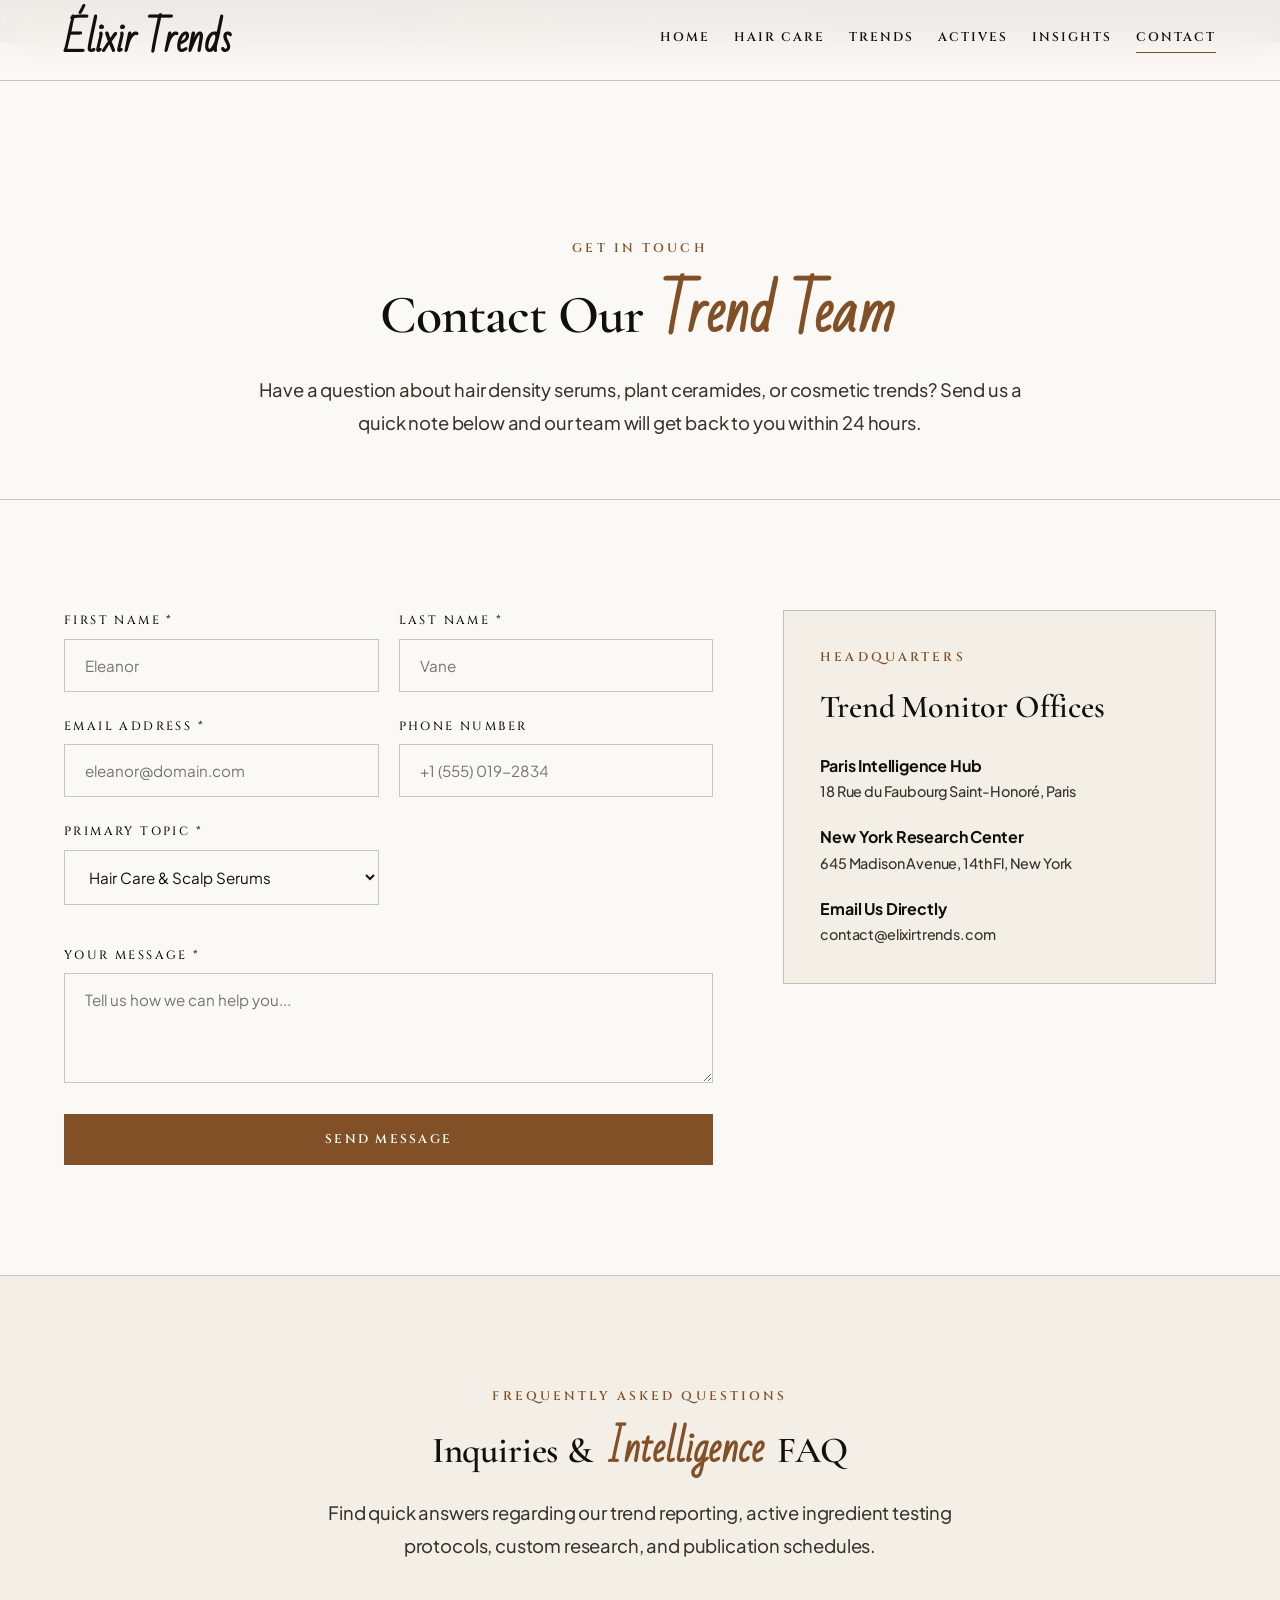
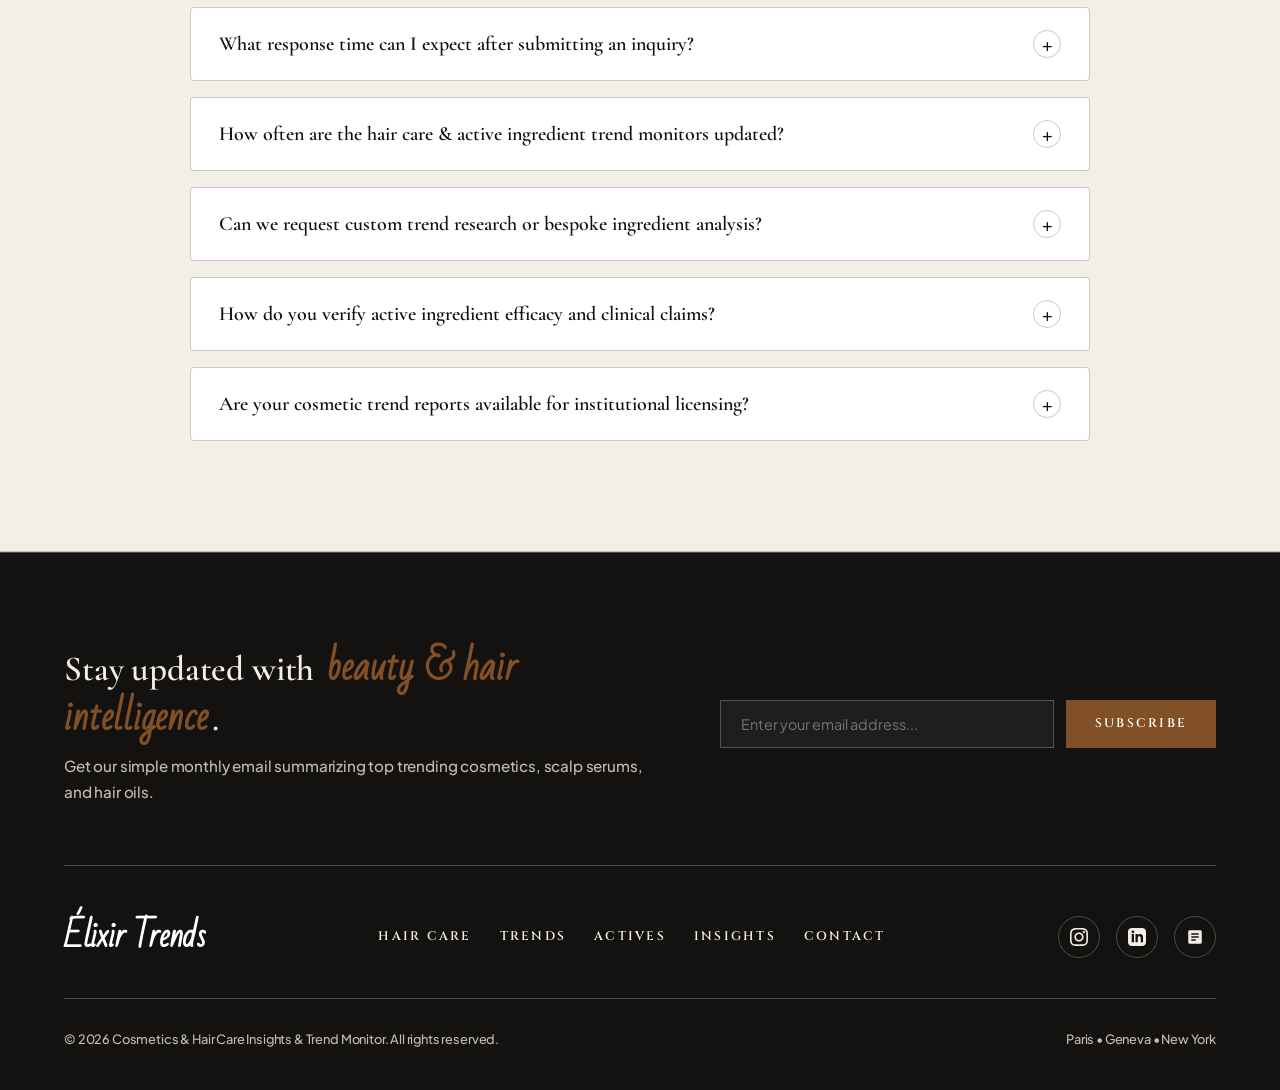
<file: contact.html>
<!DOCTYPE html>
<html lang="en">
<head>
  <meta charset="UTF-8">
  <meta name="viewport" content="width=device-width, initial-scale=1.0">
  <title>Contact & Inquiries — Cosmetics & Hair Care Trend Monitor</title>
  <meta name="description" content="Contact our trend team with questions about cosmetics active ingredients, hair care reports, and market insights.">
  <link rel="icon" type="image/svg+xml" href="favicon.svg">
  <link rel="stylesheet" href="css/style.css">
</head>
<body>

  <!-- Live Trend Ticker Bar -->
  <div class="trend-ticker-bar">
    <div class="trend-ticker-inner">
      <div class="ticker-item">
        <span class="pulse-dot"></span>
        <span class="ticker-badge">CONTACT TEAM</span>
        <strong>Fast Inquiry Response:</strong> Within 24 Hours
      </div>
      <!-- Loop -->
      <div class="ticker-item">
        <span class="pulse-dot"></span>
        <span class="ticker-badge">CONTACT TEAM</span>
        <strong>Fast Inquiry Response:</strong> Within 24 Hours
      </div>
    </div>
  </div>

  <!-- Header -->
  <header class="header-gallery">
    <div class="container header-inner">
      <button class="menu-trigger" aria-label="Open Navigation Menu">
        <div class="menu-icon">
          <span></span>
          <span></span>
        </div>
        <span>Menu</span>
      </button>

      <div class="brand-logo">
        <a href="index.html">Élixir Trends</a>
      </div>

      <nav class="nav-links-desktop">
        <a href="index.html">Home</a>
        <a href="haircare.html">Hair Care</a>
        <a href="trends.html">Trends</a>
        <a href="ingredients.html">Actives</a>
        <a href="insights.html">Insights</a>
        <a href="contact.html" class="active">Contact</a>
      </nav>
    </div>
  </header>

  <!-- Overlay -->
  <div class="gallery-overlay" id="menuOverlay">
    <div class="container">
      <div class="overlay-header">
        <div class="brand-logo" style="text-align: left;">
          <a href="index.html" style="color: #fff; font-family: var(--font-script);">Élixir Trends</a>
        </div>
        <button class="close-trigger" aria-label="Close Menu">
          <span>Close</span> ✕
        </button>
      </div>

      <div class="overlay-body">
        <nav class="overlay-nav">
          <a href="index.html"><span class="num">01</span> Home</a>
          <a href="haircare.html"><span class="num">02</span> Hair Care</a>
          <a href="trends.html"><span class="num">03</span> Trends</a>
          <a href="ingredients.html"><span class="num">04</span> Actives</a>
          <a href="insights.html"><span class="num">05</span> Insights</a>
          <a href="contact.html" class="active"><span class="num">06</span> Contact</a>
        </nav>
      </div>
    </div>
  </div>

  <div class="page-wrapper">
    <section class="section-padding-sm border-bottom">
      <div class="container" style="text-align: center; max-width: 800px;">
        <span class="eyebrow">GET IN TOUCH</span>
        <h1>Contact Our <span class="script">Trend Team</span></h1>
        <p class="lead">Have a question about hair density serums, plant ceramides, or cosmetic trends? Send us a quick note below and our team will get back to you within 24 hours.</p>
      </div>
    </section>

    <section class="section-padding border-bottom">
      <div class="container" style="display: grid; grid-template-columns: 1.2fr 0.8fr; gap: 70px;">
        <!-- Contact Form -->
        <div>
          <form id="consultationForm" onsubmit="event.preventDefault(); document.getElementById('formSuccess').style.display='block'; this.reset();">
            <div id="formSuccess" style="display: none; padding: 20px; background-color: var(--bg-secondary); border: 1px solid var(--accent); margin-bottom: 30px;">
              <span class="eyebrow" style="margin-bottom: 4px;">MESSAGE RECEIVED</span>
              <h4 style="font-family: var(--font-serif); font-size: 1.3rem;">Thank you for your message!</h4>
              <p style="font-size: 0.95rem; color: var(--text-muted); margin-top: 6px;">Our trend team will review your inquiry and reply via email shortly.</p>
            </div>

            <div class="form-row">
              <div class="form-group">
                <label for="firstName">First Name *</label>
                <input type="text" id="firstName" class="form-control" placeholder="Eleanor" required>
              </div>
              <div class="form-group">
                <label for="lastName">Last Name *</label>
                <input type="text" id="lastName" class="form-control" placeholder="Vane" required>
              </div>
            </div>

            <div class="form-row">
              <div class="form-group">
                <label for="email">Email Address *</label>
                <input type="email" id="email" class="form-control" placeholder="eleanor@domain.com" required>
              </div>
              <div class="form-group">
                <label for="phone">Phone Number</label>
                <input type="tel" id="phone" class="form-control" placeholder="+1 (555) 019-2834">
              </div>
            </div>

            <div class="form-row">
              <div class="form-group">
                <label for="concern">Primary Topic *</label>
                <select id="concern" class="form-control" required>
                  <option value="haircare">Hair Care & Scalp Serums</option>
                  <option value="ingredients">Active Ingredients & Ceramides</option>
                  <option value="trends">Cosmetics & Skincare Trends</option>
                  <option value="diagnostics">3D Skin & Scalp Diagnostic Scans</option>
                  <option value="general">General Trend Monitor Question</option>
                </select>
              </div>
            </div>

            <div class="form-group" style="margin-top: 16px;">
              <label for="notes">Your Message *</label>
              <textarea id="notes" class="form-control" rows="4" placeholder="Tell us how we can help you..." required></textarea>
            </div>

            <div style="margin-top: 24px;">
              <button type="submit" class="btn-gallery btn-accent" style="width: 100%; justify-content: center;">Send Message</button>
            </div>
          </form>
        </div>

        <!-- Sidebar Info -->
        <div>
          <div style="background-color: var(--bg-secondary); padding: 36px; border: 1px solid var(--border-color);">
            <span class="eyebrow">HEADQUARTERS</span>
            <h3>Trend Monitor Offices</h3>
            
            <div style="margin-top: 24px; display: flex; flex-direction: column; gap: 20px;">
              <div>
                <strong>Paris Intelligence Hub</strong>
                <p style="color: var(--text-muted); font-size: 0.9rem;">18 Rue du Faubourg Saint-Honoré, Paris</p>
              </div>
              <div>
                <strong>New York Research Center</strong>
                <p style="color: var(--text-muted); font-size: 0.9rem;">645 Madison Avenue, 14th Fl, New York</p>
              </div>
              <div>
                <strong>Email Us Directly</strong>
                <p style="color: var(--text-muted); font-size: 0.9rem;">contact@elixirtrends.com</p>
              </div>
            </div>
          </div>
        </div>
      </div>
    </section>

    <!-- FAQ Section -->
    <section class="section-padding bg-secondary border-bottom">
      <div class="container" style="max-width: 900px;">
        <div style="text-align: center; margin-bottom: 45px;">
          <span class="eyebrow">FREQUENTLY ASKED QUESTIONS</span>
          <h2 style="font-family: var(--font-serif); font-size: 2.3rem;">Inquiries & <span class="script">Intelligence</span> FAQ</h2>
          <p class="lead" style="margin-top: 12px; max-width: 680px; margin-left: auto; margin-right: auto;">Find quick answers regarding our trend reporting, active ingredient testing protocols, custom research, and publication schedules.</p>
        </div>

        <div class="faq-accordion">
          <div class="faq-item">
            <button class="faq-question" aria-expanded="false">
              <span>What response time can I expect after submitting an inquiry?</span>
              <span class="faq-icon">+</span>
            </button>
            <div class="faq-answer">
              <p>Our cosmetics intelligence team reviews all incoming inquiries within 24 hours on business days. Priority inquiries regarding urgent market report updates or customized active ingredient data receive immediate attention.</p>
            </div>
          </div>

          <div class="faq-item">
            <button class="faq-question" aria-expanded="false">
              <span>How often are the hair care & active ingredient trend monitors updated?</span>
              <span class="faq-icon">+</span>
            </button>
            <div class="faq-answer">
              <p>We publish weekly ingredient spot-checks and monthly comprehensive trend intelligence reports. Real-time diagnostic data and active formulation rankings are updated dynamically across our research database.</p>
            </div>
          </div>

          <div class="faq-item">
            <button class="faq-question" aria-expanded="false">
              <span>Can we request custom trend research or bespoke ingredient analysis?</span>
              <span class="faq-icon">+</span>
            </button>
            <div class="faq-answer">
              <p>Yes. We partner with beauty formulation labs, cosmetic chemistry brands, and research institutions to deliver customized trend forecasting, scalp density efficacy benchmarks, and bio-active component analysis.</p>
            </div>
          </div>

          <div class="faq-item">
            <button class="faq-question" aria-expanded="false">
              <span>How do you verify active ingredient efficacy and clinical claims?</span>
              <span class="faq-icon">+</span>
            </button>
            <div class="faq-answer">
              <p>Our reports synthesize clinical trial meta-analyses, peer-reviewed dermatological studies, and 3D diagnostic scan datasets to score ingredient bioavailability, cellular renewal metrics, and hair follicle density gains.</p>
            </div>
          </div>

          <div class="faq-item">
            <button class="faq-question" aria-expanded="false">
              <span>Are your cosmetic trend reports available for institutional licensing?</span>
              <span class="faq-icon">+</span>
            </button>
            <div class="faq-answer">
              <p>Yes. We offer institutional and corporate subscriptions for R&D teams, cosmetics manufacturers, and brand strategy directors. Contact us via the form above for corporate licensing terms.</p>
            </div>
          </div>
        </div>
      </div>
    </section>
  </div>


  <!-- Footer -->
  <footer class="footer-editorial">
    <div class="container">
      <div class="footer-newsletter-wrap">
        <div class="newsletter-info">
          <h3>Stay updated with <span class="script" style="color: var(--accent);">beauty & hair intelligence</span>.</h3>
          <p>Get our simple monthly email summarizing top trending cosmetics, scalp serums, and hair oils.</p>
        </div>
        <form class="newsletter-form" onsubmit="event.preventDefault(); alert('Thank you for subscribing to Cosmetics & Hair Care Trend Monitor.'); this.reset();">
          <input type="email" class="newsletter-input" placeholder="Enter your email address..." required>
          <button type="submit" class="btn-gallery btn-accent" style="padding: 14px 28px;">Subscribe</button>
        </form>
      </div>

      <div class="footer-minimal-nav">
        <div class="brand-logo" style="text-align: left;">
          <a href="index.html" style="color: #fff; font-family: var(--font-script); font-size: 2rem;">Élixir Trends</a>
          <span style="display:block; font-size: 0.65rem; color: var(--accent); letter-spacing: 0.15em; text-transform: uppercase;">Cosmetics & Hair Care Trend Monitor</span>
        </div>

        <div class="footer-links-minimal">
          <a href="haircare.html">Hair Care</a>
          <a href="trends.html">Trends</a>
          <a href="ingredients.html">Actives</a>
          <a href="insights.html">Insights</a>
          <a href="contact.html">Contact</a>
        </div>

        <div class="footer-social-icons">
          <a href="#" class="social-icon-btn" aria-label="Instagram">
            <svg viewBox="0 0 24 24"><path d="M12 2.163c3.204 0 3.584.012 4.85.07 3.252.148 4.771 1.691 4.919 4.919.058 1.265.069 1.645.069 4.849 0 3.205-.012 3.584-.069 4.849-.149 3.225-1.664 4.771-4.919 4.919-1.266.058-1.644.07-4.85.07-3.204 0-3.584-.012-4.849-.07-3.26-.149-4.771-1.699-4.919-4.92-.058-1.265-.07-1.644-.07-4.849 0-3.204.013-3.583.07-4.849.149-3.227 1.664-4.771 4.919-4.919 1.266-.057 1.645-.069 4.849-.069zm0-2.163c-3.259 0-3.667.014-4.947.072-4.358.2-6.78 2.618-6.98 6.98-.059 1.281-.073 1.689-.073 4.948 0 3.259.014 3.668.072 4.948.2 4.358 2.618 6.78 6.98 6.98 1.281.058 1.689.072 4.948.072 3.259 0 3.668-.014 4.948-.072 4.354-.2 6.782-2.618 6.979-6.98.059-1.28.073-1.689.073-4.948 0-3.259-.014-3.667-.072-4.947-.196-4.354-2.617-6.78-6.979-6.98-1.281-.059-1.69-.073-4.949-.073zm0 5.838c-3.403 0-6.162 2.759-6.162 6.162s2.759 6.163 6.162 6.163 6.162-2.759 6.162-6.163c0-3.403-2.759-6.162-6.162-6.162zm0 10.162c-2.209 0-4-1.79-4-4 0-2.209 1.791-4 4-4s4 1.791 4 4c0 2.21-1.791 4-4 4zm6.406-11.845c-.796 0-1.441.645-1.441 1.44s.645 1.44 1.441 1.44c.795 0 1.439-.645 1.439-1.44s-.644-1.44-1.439-1.44z"/></svg>
          </a>
          <a href="#" class="social-icon-btn" aria-label="LinkedIn">
            <svg viewBox="0 0 24 24"><path d="M19 0h-14c-2.761 0-5 2.239-5 5v14c0 2.761 2.239 5 5 5h14c2.762 0 5-2.239 5-5v-14c0-2.761-2.238-5-5-5zm-11 19h-3v-11h3v11zm-1.5-12.268c-.966 0-1.75-.79-1.75-1.764s.784-1.764 1.75-1.764 1.75.79 1.75 1.764-.783 1.764-1.75 1.764zm13.5 12.268h-3v-5.604c0-3.368-4-3.113-4 0v5.604h-3v-11h3v1.765c1.396-2.586 7-2.777 7 2.476v6.759z"/></svg>
          </a>
          <a href="trends.html" class="social-icon-btn" aria-label="Journal">
            <svg viewBox="0 0 24 24"><path d="M19 3h-14c-1.1 0-2 .9-2 2v14c0 1.1.9 2 2 2h14c1.1 0 2-.9 2-2v-14c0-1.1-.9-2-2-2zm-2 10h-10v-2h10v2zm0-4h-10v-2h10v2zm-4 8h-6v-2h6v2z"/></svg>
          </a>
        </div>
      </div>

      <div class="footer-bottom">
        <div>© <span data-year>2026</span> Cosmetics & Hair Care Insights & Trend Monitor. All rights reserved.</div>
        <div>Paris • Geneva • New York</div>
      </div>
    </div>
  <!-- Back to Top Button -->
  <button id="backToTop" class="back-to-top" aria-label="Back to top">
    <svg width="20" height="20" viewBox="0 0 24 24" fill="none" stroke="currentColor" stroke-width="2.5" stroke-linecap="round" stroke-linejoin="round">
      <path d="M18 15l-6-6-6 6"/>
    </svg>
  </button>

  <script src="js/main.js"></script>
</body>
</html>
</file>
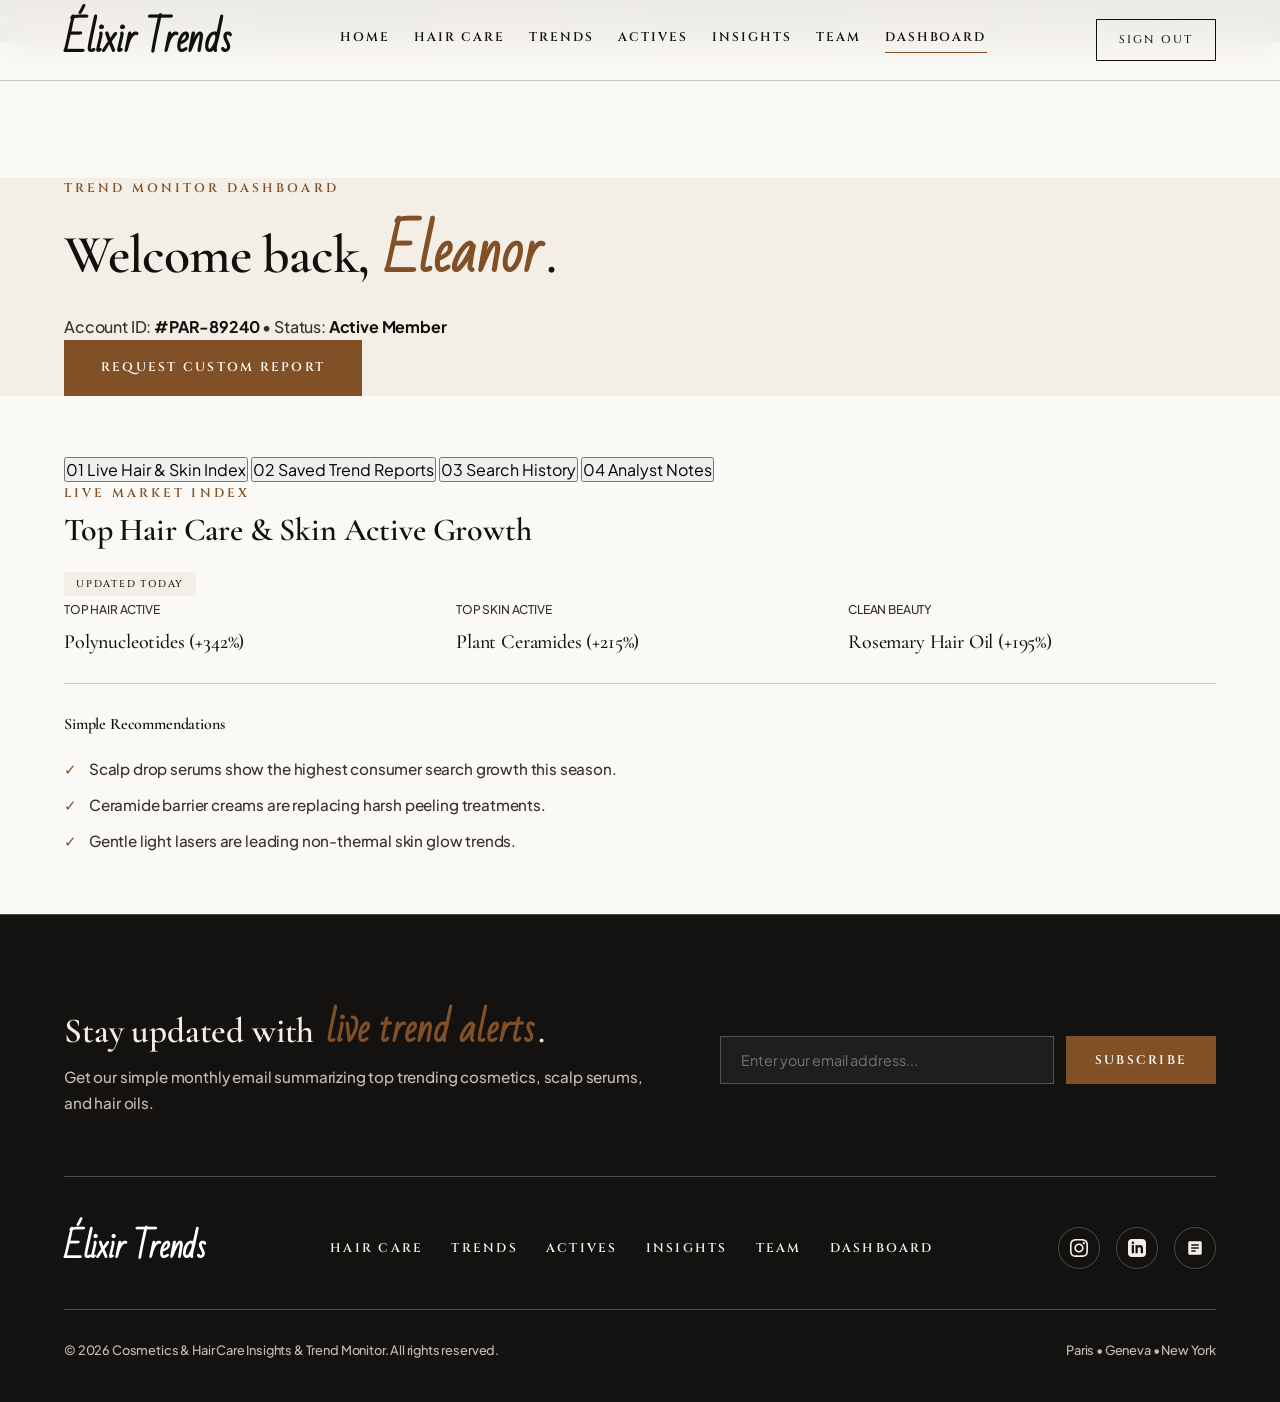
<file: dashboard.html>
<!DOCTYPE html>
<html lang="en">
<head>
  <meta charset="UTF-8">
  <meta name="viewport" content="width=device-width, initial-scale=1.0">
  <title>Monitor Dashboard — Cosmetics & Hair Care Trend Monitor</title>
  <meta name="description" content="Personal intelligence dashboard tracking hair care trends, active ingredients, saved reports, and analyst notes.">
  <link rel="icon" type="image/svg+xml" href="favicon.svg">
  <link rel="stylesheet" href="css/style.css">
</head>
<body>

  <!-- Live Trend Ticker Bar -->
  <div class="trend-ticker-bar">
    <div class="trend-ticker-inner">
      <div class="ticker-item">
        <span class="pulse-dot"></span>
        <span class="ticker-badge">LIVE DASHBOARD</span>
        <strong>Hair Density Serums:</strong> +342% Interest
      </div>
      <div class="ticker-item">
        <span class="ticker-badge">LIVE DASHBOARD</span>
        <strong>Plant Ceramides:</strong> +215% Index Score
      </div>
      <!-- Loop -->
      <div class="ticker-item">
        <span class="pulse-dot"></span>
        <span class="ticker-badge">LIVE DASHBOARD</span>
        <strong>Hair Density Serums:</strong> +342% Interest
      </div>
    </div>
  </div>

  <!-- Header -->
  <header class="header-gallery">
    <div class="container header-inner">
      <button class="menu-trigger" aria-label="Open Navigation Menu">
        <div class="menu-icon">
          <span></span>
          <span></span>
        </div>
        <span>Menu</span>
      </button>

      <div class="brand-logo">
        <a href="index.html">Élixir Trends</a>
      </div>

      <nav class="nav-links-desktop">
        <a href="index.html">Home</a>
        <a href="haircare.html">Hair Care</a>
        <a href="trends.html">Trends</a>
        <a href="ingredients.html">Actives</a>
        <a href="insights.html">Insights</a>
        <a href="specialists.html">Team</a>
        <a href="dashboard.html" class="active">Dashboard</a>
      </nav>

      <a href="index.html" class="header-cta" style="display: flex !important;">Sign Out</a>
    </div>
  </header>

  <!-- Overlay -->
  <div class="gallery-overlay" id="menuOverlay">
    <div class="container">
      <div class="overlay-header">
        <div class="brand-logo" style="text-align: left;">
          <a href="index.html" style="color: #fff; font-family: var(--font-script);">Élixir Trends</a>
        </div>
        <button class="close-trigger" aria-label="Close Menu">
          <span>Close</span> ✕
        </button>
      </div>

      <div class="overlay-body">
        <nav class="overlay-nav">
          <a href="index.html"><span class="num">01</span> Home</a>
          <a href="haircare.html"><span class="num">02</span> Hair Care</a>
          <a href="trends.html"><span class="num">03</span> Trends</a>
          <a href="ingredients.html"><span class="num">04</span> Actives</a>
          <a href="insights.html"><span class="num">05</span> Insights</a>
          <a href="specialists.html"><span class="num">06</span> Team</a>
          <a href="dashboard.html" class="active"><span class="num">07</span> Dashboard</a>
          <a href="contact.html"><span class="num">08</span> Contact</a>
        </nav>
      </div>
    </div>
  </div>

  <div class="page-wrapper">
    <!-- Header Banner -->
    <section class="dashboard-header bg-secondary">
      <div class="container">
        <div class="dashboard-user-bar">
          <div>
            <span class="eyebrow">TREND MONITOR DASHBOARD</span>
            <h1>Welcome back, <span class="script">Eleanor</span>.</h1>
            <p style="color: var(--text-muted);">Account ID: <strong style="color: var(--text-main);">#PAR-89240</strong> • Status: <strong style="color: var(--text-main);">Active Member</strong></p>
          </div>

          <div>
            <a href="contact.html" class="btn-gallery btn-accent">Request Custom Report</a>
          </div>
        </div>
      </div>
    </section>

    <!-- Dashboard Content -->
    <section class="container section-padding-sm">
      <div class="dashboard-grid">
        <!-- Sidebar Navigation -->
        <aside class="dashboard-sidebar">
          <button class="dash-nav-btn active" data-tab="upcoming">
            <span>01</span> Live Hair & Skin Index
          </button>
          <button class="dash-nav-btn" data-tab="saved">
            <span>02</span> Saved Trend Reports
          </button>
          <button class="dash-nav-btn" data-tab="history">
            <span>03</span> Search History
          </button>
          <button class="dash-nav-btn" data-tab="notes">
            <span>04</span> Analyst Notes
          </button>
        </aside>

        <!-- Main Panel Views -->
        <main>
          <!-- Panel 1: Live Hair & Skin Index -->
          <div class="dash-panel" id="upcoming" style="display: block;">
            <div class="dash-card">
              <div class="dash-card-header">
                <div>
                  <span class="eyebrow" style="margin-bottom: 4px;">LIVE MARKET INDEX</span>
                  <h3>Top Hair Care & Skin Active Growth</h3>
                </div>
                <span class="card-category" style="position: static; background: var(--bg-secondary);">UPDATED TODAY</span>
              </div>

              <div style="display: grid; grid-template-columns: repeat(3, 1fr); gap: 24px; margin-bottom: 30px; padding-bottom: 24px; border-bottom: 1px solid var(--border-color);">
                <div>
                  <span style="font-size: 0.75rem; color: var(--text-muted); text-transform: uppercase;">TOP HAIR ACTIVE</span>
                  <p style="font-family: var(--font-serif); font-size: 1.25rem; margin: 4px 0 0;">Polynucleotides (+342%)</p>
                </div>
                <div>
                  <span style="font-size: 0.75rem; color: var(--text-muted); text-transform: uppercase;">TOP SKIN ACTIVE</span>
                  <p style="font-family: var(--font-serif); font-size: 1.25rem; margin: 4px 0 0;">Plant Ceramides (+215%)</p>
                </div>
                <div>
                  <span style="font-size: 0.75rem; color: var(--text-muted); text-transform: uppercase;">CLEAN BEAUTY</span>
                  <p style="font-family: var(--font-serif); font-size: 1.25rem; margin: 4px 0 0;">Rosemary Hair Oil (+195%)</p>
                </div>
              </div>

              <h4>Simple Recommendations</h4>
              <div style="margin-top: 14px; display: flex; flex-direction: column; gap: 10px;">
                <div style="display: flex; align-items: center; gap: 12px; font-size: 0.95rem; color: var(--text-muted);">
                  <span style="color: var(--accent);">✓</span> Scalp drop serums show the highest consumer search growth this season.
                </div>
                <div style="display: flex; align-items: center; gap: 12px; font-size: 0.95rem; color: var(--text-muted);">
                  <span style="color: var(--accent);">✓</span> Ceramide barrier creams are replacing harsh peeling treatments.
                </div>
                <div style="display: flex; align-items: center; gap: 12px; font-size: 0.95rem; color: var(--text-muted);">
                  <span style="color: var(--accent);">✓</span> Gentle light lasers are leading non-thermal skin glow trends.
                </div>
              </div>
            </div>
          </div>

          <!-- Panel 2: Saved Reports -->
          <div class="dash-panel" id="saved" style="display: none;">
            <div class="dash-card">
              <h3>Saved Articles & Ingredient Reports</h3>
              <p style="color: var(--text-muted); margin-top: 10px;">You have 2 saved reports in your library.</p>
              <div style="margin-top: 20px; display: flex; flex-direction: column; gap: 16px;">
                <div style="padding: 16px; background: var(--bg-secondary); border: 1px solid var(--border-color);">
                  <strong>Scalp Serums & Thick Hair Growth Guide</strong>
                  <p style="font-size: 0.85rem; color: var(--text-muted); margin-top: 4px;">Saved on October 2, 2026</p>
                </div>
                <div style="padding: 16px; background: var(--bg-secondary); border: 1px solid var(--border-color);">
                  <strong>Plant Ceramides & Moisture Protection</strong>
                  <p style="font-size: 0.85rem; color: var(--text-muted); margin-top: 4px;">Saved on September 28, 2026</p>
                </div>
              </div>
            </div>
          </div>

          <!-- Panel 3: History -->
          <div class="dash-panel" id="history" style="display: none;">
            <div class="dash-card">
              <h3>Recent Ingredient Searches</h3>
              <p style="color: var(--text-muted); margin-top: 10px;">Your recent search activity on our trend monitor.</p>
              <ul style="margin-top: 16px; padding-left: 20px; color: var(--text-muted);">
                <li>Search: "Rosemary scalp drops" — Oct 8, 2026</li>
                <li>Search: "Ceramide skin barrier creams" — Oct 5, 2026</li>
                <li>Search: "Peptide hair boosters" — Oct 1, 2026</li>
              </ul>
            </div>
          </div>

          <!-- Panel 4: Analyst Notes -->
          <div class="dash-panel" id="notes" style="display: none;">
            <div class="dash-card">
              <h3>Analyst Care Notes</h3>
              <div class="handwritten-note">
                “Focus on consistent daily scalp drops for best hair density results.”
              </div>
              <p style="color: var(--text-muted);">Note from Dr. Hélène Vance, MD</p>
            </div>
          </div>
        </main>
      </div>
    </section>
  </div>

  <!-- Footer -->
  <footer class="footer-editorial">
    <div class="container">
      <div class="footer-newsletter-wrap">
        <div class="newsletter-info">
          <h3>Stay updated with <span class="script" style="color: var(--accent);">live trend alerts</span>.</h3>
          <p>Get our simple monthly email summarizing top trending cosmetics, scalp serums, and hair oils.</p>
        </div>
        <form class="newsletter-form" onsubmit="event.preventDefault(); alert('Thank you for subscribing to Cosmetics & Hair Care Trend Monitor.'); this.reset();">
          <input type="email" class="newsletter-input" placeholder="Enter your email address..." required>
          <button type="submit" class="btn-gallery btn-accent" style="padding: 14px 28px;">Subscribe</button>
        </form>
      </div>

      <div class="footer-minimal-nav">
        <div class="brand-logo" style="text-align: left;">
          <a href="index.html" style="color: #fff; font-family: var(--font-script); font-size: 2rem;">Élixir Trends</a>
          <span style="display:block; font-size: 0.65rem; color: var(--accent); letter-spacing: 0.15em; text-transform: uppercase;">Cosmetics & Hair Care Trend Monitor</span>
        </div>

        <div class="footer-links-minimal">
          <a href="haircare.html">Hair Care</a>
          <a href="trends.html">Trends</a>
          <a href="ingredients.html">Actives</a>
          <a href="insights.html">Insights</a>
          <a href="specialists.html">Team</a>
          <a href="dashboard.html">Dashboard</a>
        </div>

        <div class="footer-social-icons">
          <a href="#" class="social-icon-btn" aria-label="Instagram">
            <svg viewBox="0 0 24 24"><path d="M12 2.163c3.204 0 3.584.012 4.85.07 3.252.148 4.771 1.691 4.919 4.919.058 1.265.069 1.645.069 4.849 0 3.205-.012 3.584-.069 4.849-.149 3.225-1.664 4.771-4.919 4.919-1.266.058-1.644.07-4.85.07-3.204 0-3.584-.012-4.849-.07-3.26-.149-4.771-1.699-4.919-4.92-.058-1.265-.07-1.644-.07-4.849 0-3.204.013-3.583.07-4.849.149-3.227 1.664-4.771 4.919-4.919 1.266-.057 1.645-.069 4.849-.069zm0-2.163c-3.259 0-3.667.014-4.947.072-4.358.2-6.78 2.618-6.98 6.98-.059 1.281-.073 1.689-.073 4.948 0 3.259.014 3.668.072 4.948.2 4.358 2.618 6.78 6.98 6.98 1.281.058 1.689.072 4.948.072 3.259 0 3.668-.014 4.948-.072 4.354-.2 6.782-2.618 6.979-6.98.059-1.28.073-1.689.073-4.948 0-3.259-.014-3.667-.072-4.947-.196-4.354-2.617-6.78-6.979-6.98-1.281-.059-1.69-.073-4.949-.073zm0 5.838c-3.403 0-6.162 2.759-6.162 6.162s2.759 6.163 6.162 6.163 6.162-2.759 6.162-6.163c0-3.403-2.759-6.162-6.162-6.162zm0 10.162c-2.209 0-4-1.79-4-4 0-2.209 1.791-4 4-4s4 1.791 4 4c0 2.21-1.791 4-4 4zm6.406-11.845c-.796 0-1.441.645-1.441 1.44s.645 1.44 1.441 1.44c.795 0 1.439-.645 1.439-1.44s-.644-1.44-1.439-1.44z"/></svg>
          </a>
          <a href="#" class="social-icon-btn" aria-label="LinkedIn">
            <svg viewBox="0 0 24 24"><path d="M19 0h-14c-2.761 0-5 2.239-5 5v14c0 2.761 2.239 5 5 5h14c2.762 0 5-2.239 5-5v-14c0-2.761-2.238-5-5-5zm-11 19h-3v-11h3v11zm-1.5-12.268c-.966 0-1.75-.79-1.75-1.764s.784-1.764 1.75-1.764 1.75.79 1.75 1.764-.783 1.764-1.75 1.764zm13.5 12.268h-3v-5.604c0-3.368-4-3.113-4 0v5.604h-3v-11h3v1.765c1.396-2.586 7-2.777 7 2.476v6.759z"/></svg>
          </a>
          <a href="trends.html" class="social-icon-btn" aria-label="Journal">
            <svg viewBox="0 0 24 24"><path d="M19 3h-14c-1.1 0-2 .9-2 2v14c0 1.1.9 2 2 2h14c1.1 0 2-.9 2-2v-14c0-1.1-.9-2-2-2zm-2 10h-10v-2h10v2zm0-4h-10v-2h10v2zm-4 8h-6v-2h6v2z"/></svg>
          </a>
        </div>
      </div>

      <div class="footer-bottom">
        <div>© <span data-year>2026</span> Cosmetics & Hair Care Insights & Trend Monitor. All rights reserved.</div>
        <div>Paris • Geneva • New York</div>
      </div>
    </div>
  </footer>

  <script src="js/main.js"></script>
</body>
</html>
</file>
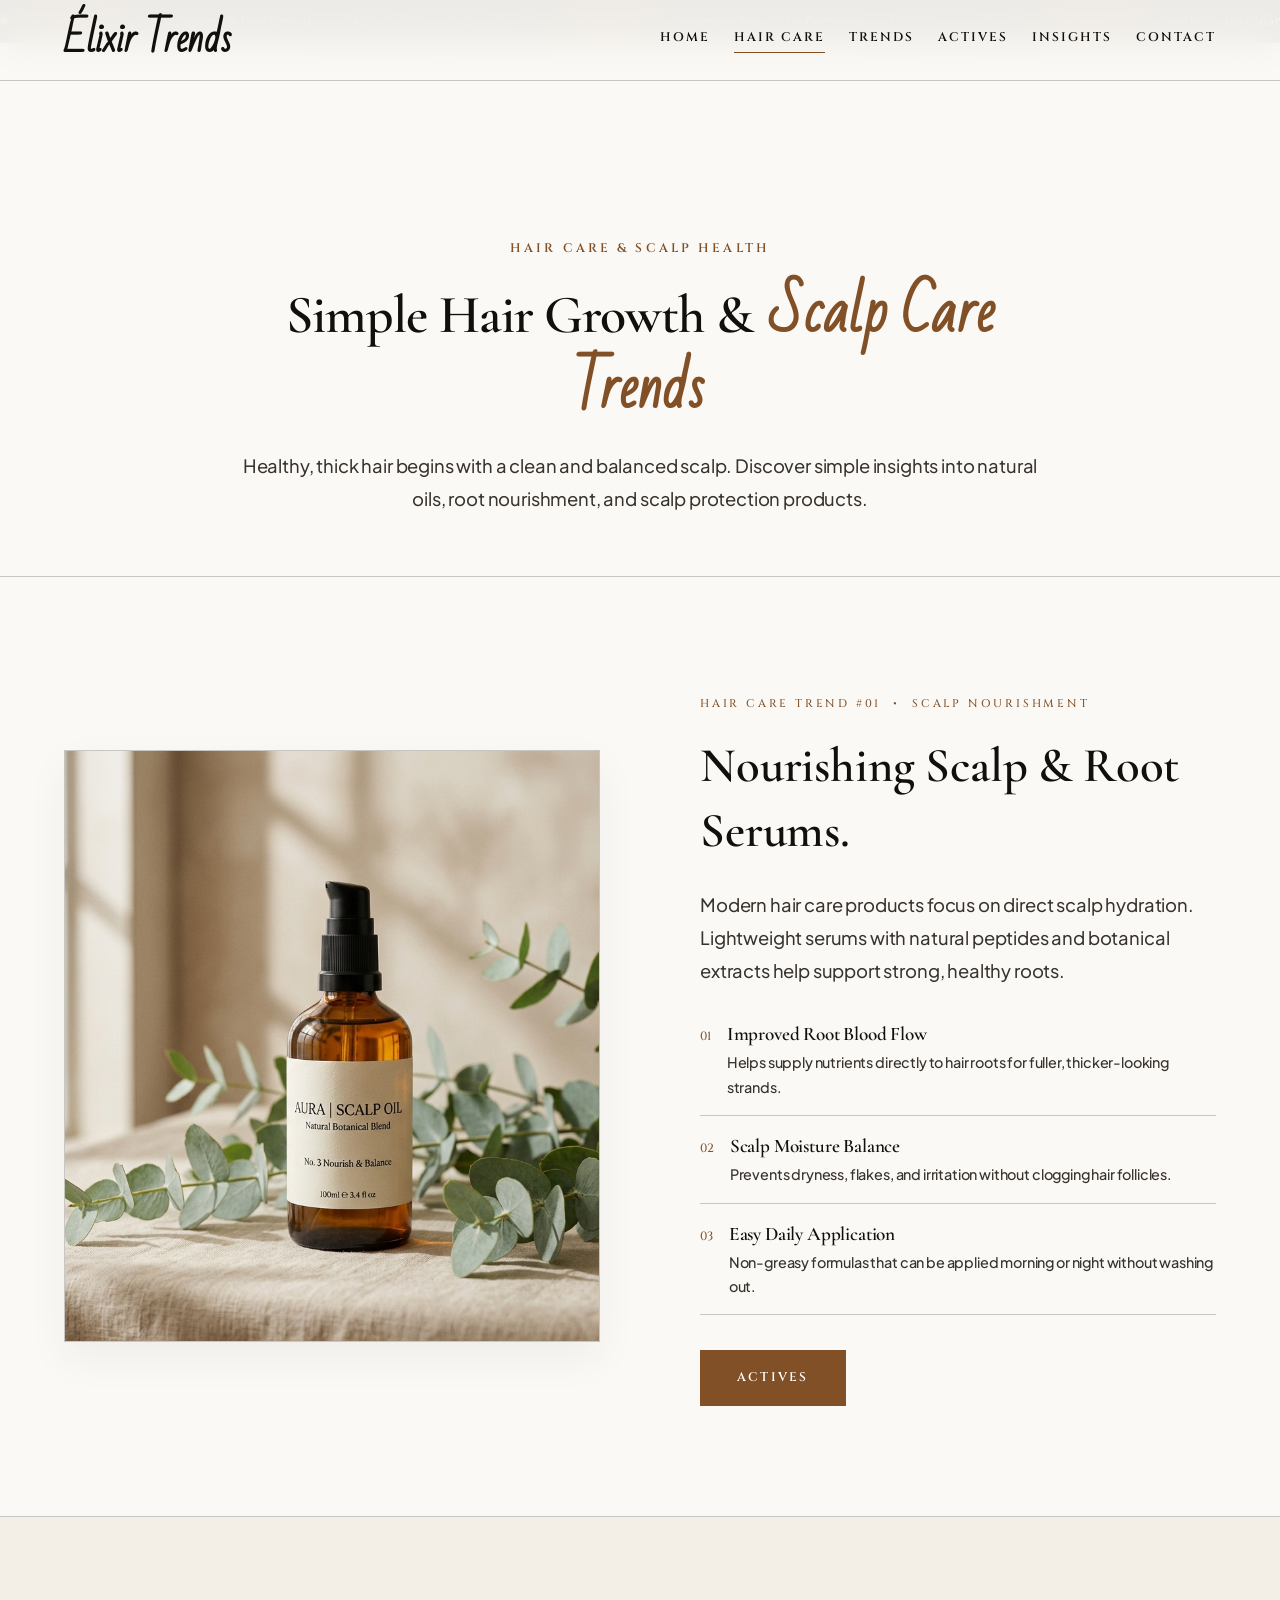
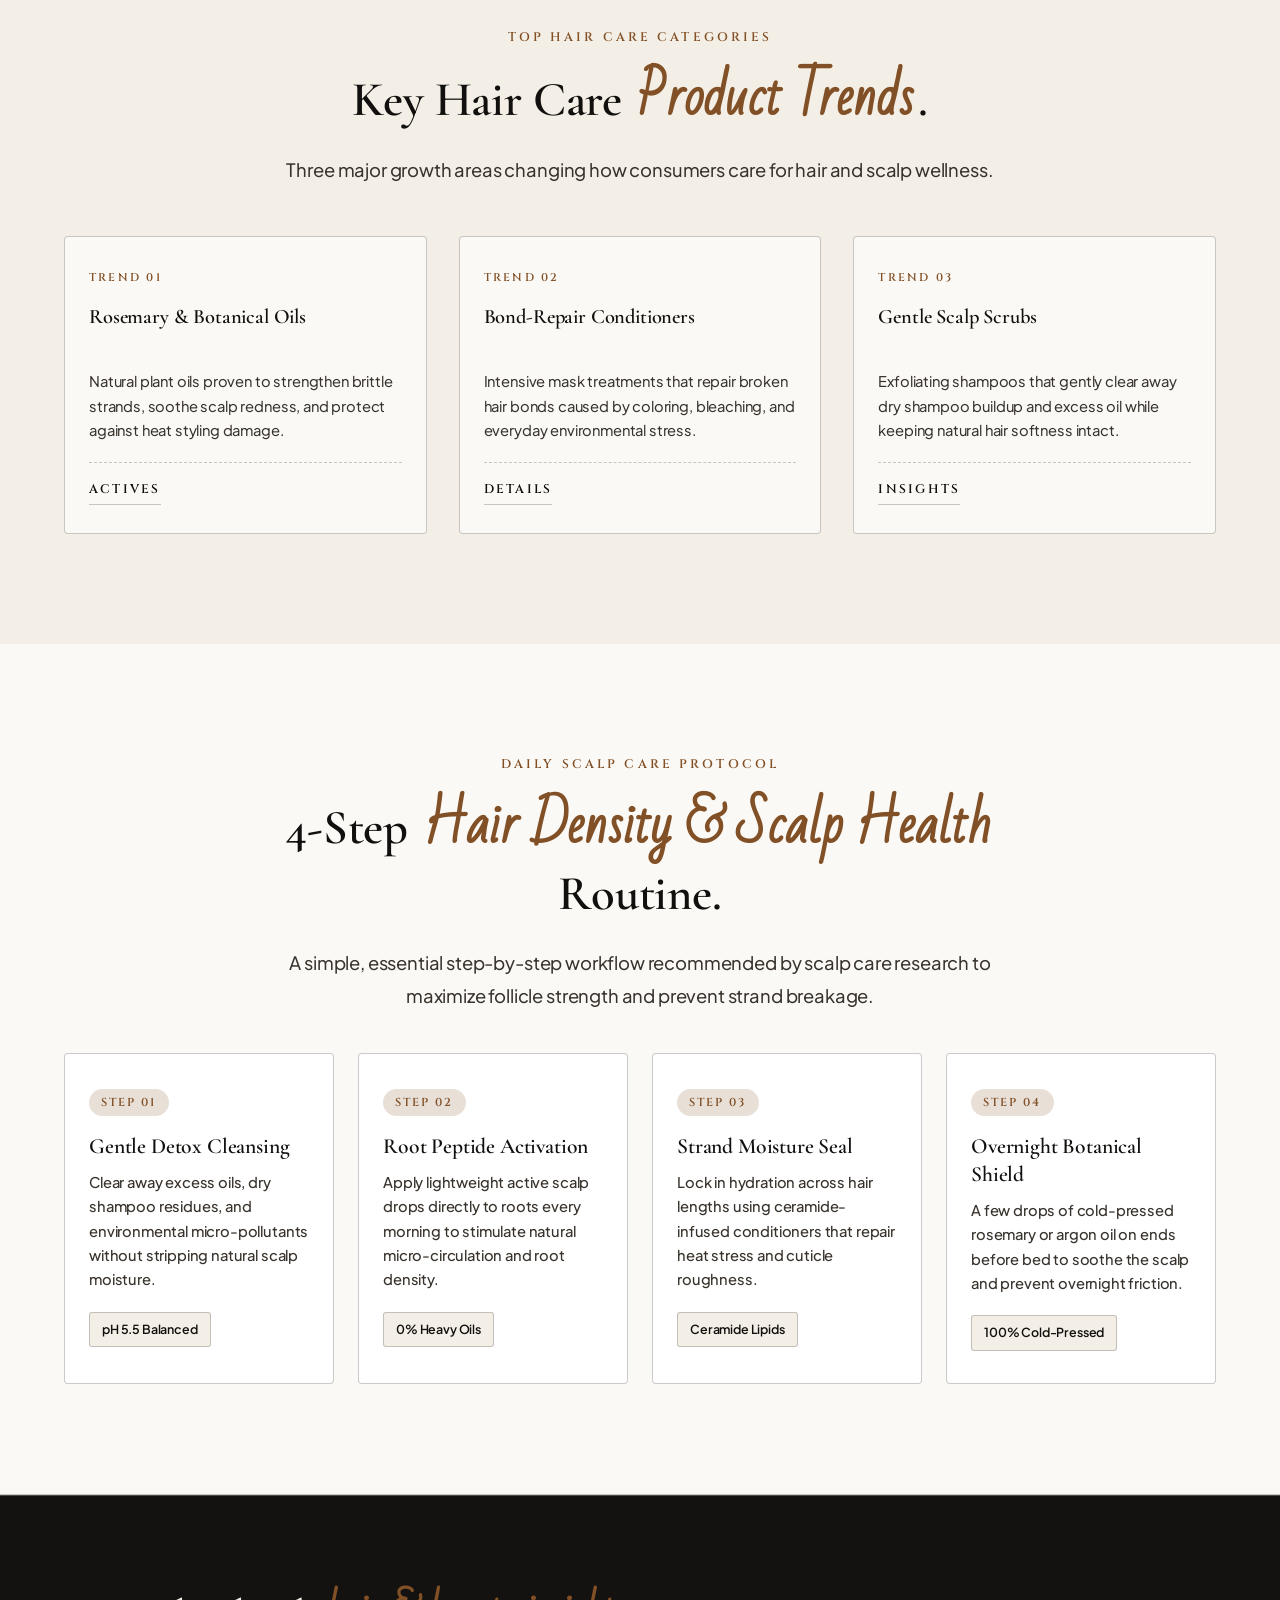
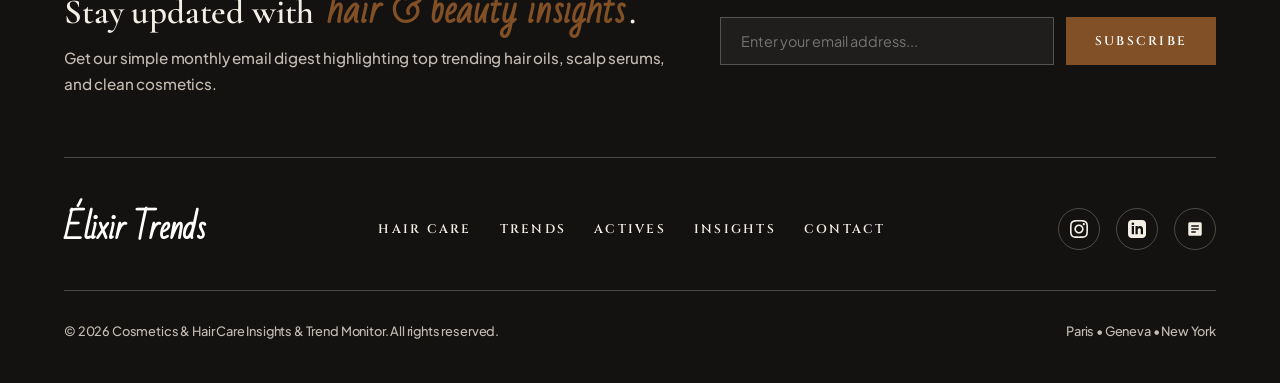
<file: haircare.html>
<!DOCTYPE html>
<html lang="en">
<head>
  <meta charset="UTF-8">
  <meta name="viewport" content="width=device-width, initial-scale=1.0">
  <title>Hair Care & Scalp Insights — Cosmetics & Hair Care Trend Monitor</title>
  <meta name="description" content="Simple, practical insights on hair growth trends, scalp health, natural hair oils, and strengthening actives.">
  <link rel="icon" type="image/svg+xml" href="favicon.svg">
  <link rel="stylesheet" href="css/style.css">
</head>
<body>

  <!-- Live Trend Ticker Bar -->
  <div class="trend-ticker-bar">
    <div class="trend-ticker-inner">
      <div class="ticker-item">
        <span class="pulse-dot"></span>
        <span class="ticker-badge">HAIR TREND #01</span>
        <strong>Scalp Serums & Hair Density:</strong> +342% YoY Search Growth
      </div>
      <div class="ticker-item">
        <span class="ticker-badge">HAIR TREND #02</span>
        <strong>Rosemary Hair Oil & Ferments:</strong> +195% Popularity
      </div>
      <div class="ticker-item">
        <span class="ticker-badge">HAIR TREND #03</span>
        <strong>Gentle Scalp Cleansers:</strong> +180% Consumer Shift
      </div>
      <!-- Duplicate for loop -->
      <div class="ticker-item">
        <span class="pulse-dot"></span>
        <span class="ticker-badge">HAIR TREND #01</span>
        <strong>Scalp Serums & Hair Density:</strong> +342% YoY Search Growth
      </div>
    </div>
  </div>

  <!-- Header -->
  <header class="header-gallery">
    <div class="container header-inner">
      <button class="menu-trigger" aria-label="Open Navigation Menu">
        <div class="menu-icon">
          <span></span>
          <span></span>
        </div>
        <span>Menu</span>
      </button>

      <div class="brand-logo">
        <a href="index.html">Élixir Trends</a>
      </div>

      <nav class="nav-links-desktop">
        <a href="index.html">Home</a>
        <a href="haircare.html" class="active">Hair Care</a>
        <a href="trends.html">Trends</a>
        <a href="ingredients.html">Actives</a>
        <a href="insights.html">Insights</a>
        <a href="contact.html">Contact</a>
      </nav>
    </div>
  </header>

  <!-- Overlay -->
  <div class="gallery-overlay" id="menuOverlay">
    <div class="container">
      <div class="overlay-header">
        <div class="brand-logo" style="text-align: left;">
          <a href="index.html" style="color: #fff; font-family: var(--font-script);">Élixir Trends</a>
        </div>
        <button class="close-trigger" aria-label="Close Menu">
          <span>Close</span> ✕
        </button>
      </div>

      <div class="overlay-body">
        <nav class="overlay-nav">
          <a href="index.html"><span class="num">01</span> Home</a>
          <a href="haircare.html" class="active"><span class="num">02</span> Hair Care</a>
          <a href="trends.html"><span class="num">03</span> Trends</a>
          <a href="ingredients.html"><span class="num">04</span> Actives</a>
          <a href="insights.html"><span class="num">05</span> Insights</a>
          <a href="contact.html"><span class="num">06</span> Contact</a>
        </nav>
      </div>
    </div>
  </div>

  <div class="page-wrapper">
    <!-- Page Header -->
    <section class="section-padding-sm border-bottom">
      <div class="container" style="text-align: center; max-width: 800px;">
        <span class="eyebrow">HAIR CARE & SCALP HEALTH</span>
        <h1>Simple Hair Growth & <span class="script">Scalp Care Trends</span></h1>
        <p class="lead">Healthy, thick hair begins with a clean and balanced scalp. Discover simple insights into natural oils, root nourishment, and scalp protection products.</p>
      </div>
    </section>

    <!-- Main Spotlight 1 -->
    <section class="section-padding border-bottom">
      <div class="container">
        <div class="spotlight-grid">
          <div class="spotlight-media">
            <img src="assets/haircare_spotlight.jpg" alt="Natural hair care and scalp nourishment">
          </div>
          <div class="spotlight-details">
            <div class="treatment-meta-badge">
              <span>HAIR CARE TREND #01</span> • <span>Scalp Nourishment</span>
            </div>
            <h2>Nourishing Scalp & Root Serums.</h2>
            <p class="lead">Modern hair care products focus on direct scalp hydration. Lightweight serums with natural peptides and botanical extracts help support strong, healthy roots.</p>

            <div class="spotlight-features">
              <div class="feature-item">
                <span class="num">01</span>
                <div>
                  <h4>Improved Root Blood Flow</h4>
                  <p>Helps supply nutrients directly to hair roots for fuller, thicker-looking strands.</p>
                </div>
              </div>
              <div class="feature-item">
                <span class="num">02</span>
                <div>
                  <h4>Scalp Moisture Balance</h4>
                  <p>Prevents dryness, flakes, and irritation without clogging hair follicles.</p>
                </div>
              </div>
              <div class="feature-item">
                <span class="num">03</span>
                <div>
                  <h4>Easy Daily Application</h4>
                  <p>Non-greasy formulas that can be applied morning or night without washing out.</p>
                </div>
              </div>
            </div>

            <a href="ingredients.html" class="btn-gallery btn-accent">Actives</a>
          </div>
        </div>
      </div>
    </section>

    <!-- Category Grid: 3 Hair Care Trends -->
    <section class="section-padding bg-secondary">
      <div class="container">
        <div style="text-align: center; max-width: 720px; margin: 0 auto 50px;">
          <span class="eyebrow">TOP HAIR CARE CATEGORIES</span>
          <h2>Key Hair Care <span class="script">Product Trends</span>.</h2>
          <p class="lead">Three major growth areas changing how consumers care for hair and scalp wellness.</p>
        </div>

        <div class="gallery-grid">
          <div class="gallery-card">
            <div class="card-content">
              <div class="card-code">TREND 01</div>
              <h3>Rosemary & Botanical Oils</h3>
              <p>Natural plant oils proven to strengthen brittle strands, soothe scalp redness, and protect against heat styling damage.</p>
              <div class="card-footer">
                <a href="ingredients.html" class="link-arrow">Actives</a>
              </div>
            </div>
          </div>

          <div class="gallery-card">
            <div class="card-content">
              <div class="card-code">TREND 02</div>
              <h3>Bond-Repair Conditioners</h3>
              <p>Intensive mask treatments that repair broken hair bonds caused by coloring, bleaching, and everyday environmental stress.</p>
              <div class="card-footer">
                <a href="treatments.html" class="link-arrow">Details</a>
              </div>
            </div>
          </div>

          <div class="gallery-card">
            <div class="card-content">
              <div class="card-code">TREND 03</div>
              <h3>Gentle Scalp Scrubs</h3>
              <p>Exfoliating shampoos that gently clear away dry shampoo buildup and excess oil while keeping natural hair softness intact.</p>
              <div class="card-footer">
                <a href="insights.html" class="link-arrow">Insights</a>
              </div>
            </div>
          </div>
        </div>
    </section>

    <!-- Unique Section: 4-Step Scalp Health & Hair Care Regimen Timeline -->
    <section class="section-padding border-bottom">
      <div class="container">
        <div style="text-align: center; max-width: 760px; margin: 0 auto 10px;">
          <span class="eyebrow">DAILY SCALP CARE PROTOCOL</span>
          <h2>4-Step <span class="script">Hair Density & Scalp Health</span> Routine.</h2>
          <p class="lead">A simple, essential step-by-step workflow recommended by scalp care research to maximize follicle strength and prevent strand breakage.</p>
        </div>

        <div class="routine-steps-grid">
          <div class="routine-step-card">
            <span class="step-num-badge">STEP 01</span>
            <h3>Gentle Detox Cleansing</h3>
            <p>Clear away excess oils, dry shampoo residues, and environmental micro-pollutants without stripping natural scalp moisture.</p>
            <span class="step-tag-pill">pH 5.5 Balanced</span>
          </div>

          <div class="routine-step-card">
            <span class="step-num-badge">STEP 02</span>
            <h3>Root Peptide Activation</h3>
            <p>Apply lightweight active scalp drops directly to roots every morning to stimulate natural micro-circulation and root density.</p>
            <span class="step-tag-pill">0% Heavy Oils</span>
          </div>

          <div class="routine-step-card">
            <span class="step-num-badge">STEP 03</span>
            <h3>Strand Moisture Seal</h3>
            <p>Lock in hydration across hair lengths using ceramide-infused conditioners that repair heat stress and cuticle roughness.</p>
            <span class="step-tag-pill">Ceramide Lipids</span>
          </div>

          <div class="routine-step-card">
            <span class="step-num-badge">STEP 04</span>
            <h3>Overnight Botanical Shield</h3>
            <p>A few drops of cold-pressed rosemary or argon oil on ends before bed to soothe the scalp and prevent overnight friction.</p>
            <span class="step-tag-pill">100% Cold-Pressed</span>
          </div>
        </div>
      </div>
    </section>
  </div>


  <!-- Footer -->
  <footer class="footer-editorial">
    <div class="container">
      <div class="footer-newsletter-wrap">
        <div class="newsletter-info">
          <h3>Stay updated with <span class="script" style="color: var(--accent);">hair & beauty insights</span>.</h3>
          <p>Get our simple monthly email digest highlighting top trending hair oils, scalp serums, and clean cosmetics.</p>
        </div>
        <form class="newsletter-form" onsubmit="event.preventDefault(); alert('Thank you for subscribing to Hair Care & Cosmetics Trend Monitor.'); this.reset();">
          <input type="email" class="newsletter-input" placeholder="Enter your email address..." required>
          <button type="submit" class="btn-gallery btn-accent" style="padding: 14px 28px;">Subscribe</button>
        </form>
      </div>

      <div class="footer-minimal-nav">
        <div class="brand-logo" style="text-align: left;">
          <a href="index.html" style="color: #fff; font-family: var(--font-script); font-size: 2rem;">Élixir Trends</a>
          <span style="display:block; font-size: 0.65rem; color: var(--accent); letter-spacing: 0.15em; text-transform: uppercase;">Cosmetics & Hair Care Trend Monitor</span>
        </div>

        <div class="footer-links-minimal">
          <a href="haircare.html">Hair Care</a>
          <a href="trends.html">Trends</a>
          <a href="ingredients.html">Actives</a>
          <a href="insights.html">Insights</a>
          <a href="contact.html">Contact</a>
        </div>

        <div class="footer-social-icons">
          <a href="#" class="social-icon-btn" aria-label="Instagram">
            <svg viewBox="0 0 24 24"><path d="M12 2.163c3.204 0 3.584.012 4.85.07 3.252.148 4.771 1.691 4.919 4.919.058 1.265.069 1.645.069 4.849 0 3.205-.012 3.584-.069 4.849-.149 3.225-1.664 4.771-4.919 4.919-1.266.058-1.644.07-4.85.07-3.204 0-3.584-.012-4.849-.07-3.26-.149-4.771-1.699-4.919-4.92-.058-1.265-.07-1.644-.07-4.849 0-3.204.013-3.583.07-4.849.149-3.227 1.664-4.771 4.919-4.919 1.266-.057 1.645-.069 4.849-.069zm0-2.163c-3.259 0-3.667.014-4.947.072-4.358.2-6.78 2.618-6.98 6.98-.059 1.281-.073 1.689-.073 4.948 0 3.259.014 3.668.072 4.948.2 4.358 2.618 6.78 6.98 6.98 1.281.058 1.689.072 4.948.072 3.259 0 3.668-.014 4.948-.072 4.354-.2 6.782-2.618 6.979-6.98.059-1.28.073-1.689.073-4.948 0-3.259-.014-3.667-.072-4.947-.196-4.354-2.617-6.78-6.979-6.98-1.281-.059-1.69-.073-4.949-.073zm0 5.838c-3.403 0-6.162 2.759-6.162 6.162s2.759 6.163 6.162 6.163 6.162-2.759 6.162-6.163c0-3.403-2.759-6.162-6.162-6.162zm0 10.162c-2.209 0-4-1.79-4-4 0-2.209 1.791-4 4-4s4 1.791 4 4c0 2.21-1.791 4-4 4zm6.406-11.845c-.796 0-1.441.645-1.441 1.44s.645 1.44 1.441 1.44c.795 0 1.439-.645 1.439-1.44s-.644-1.44-1.439-1.44z"/></svg>
          </a>
          <a href="#" class="social-icon-btn" aria-label="LinkedIn">
            <svg viewBox="0 0 24 24"><path d="M19 0h-14c-2.761 0-5 2.239-5 5v14c0 2.761 2.239 5 5 5h14c2.762 0 5-2.239 5-5v-14c0-2.761-2.238-5-5-5zm-11 19h-3v-11h3v11zm-1.5-12.268c-.966 0-1.75-.79-1.75-1.764s.784-1.764 1.75-1.764 1.75.79 1.75 1.764-.783 1.764-1.75 1.764zm13.5 12.268h-3v-5.604c0-3.368-4-3.113-4 0v5.604h-3v-11h3v1.765c1.396-2.586 7-2.777 7 2.476v6.759z"/></svg>
          </a>
          <a href="trends.html" class="social-icon-btn" aria-label="Journal">
            <svg viewBox="0 0 24 24"><path d="M19 3h-14c-1.1 0-2 .9-2 2v14c0 1.1.9 2 2 2h14c1.1 0 2-.9 2-2v-14c0-1.1-.9-2-2-2zm-2 10h-10v-2h10v2zm0-4h-10v-2h10v2zm-4 8h-6v-2h6v2z"/></svg>
          </a>
        </div>
      </div>

      <div class="footer-bottom">
        <div>© <span data-year>2026</span> Cosmetics & Hair Care Insights & Trend Monitor. All rights reserved.</div>
        <div>Paris • Geneva • New York</div>
      </div>
    </div>
  <!-- Back to Top Button -->
  <button id="backToTop" class="back-to-top" aria-label="Back to top">
    <svg width="20" height="20" viewBox="0 0 24 24" fill="none" stroke="currentColor" stroke-width="2.5" stroke-linecap="round" stroke-linejoin="round">
      <path d="M18 15l-6-6-6 6"/>
    </svg>
  </button>

  <script src="js/main.js"></script>
</body>
</html>
</file>
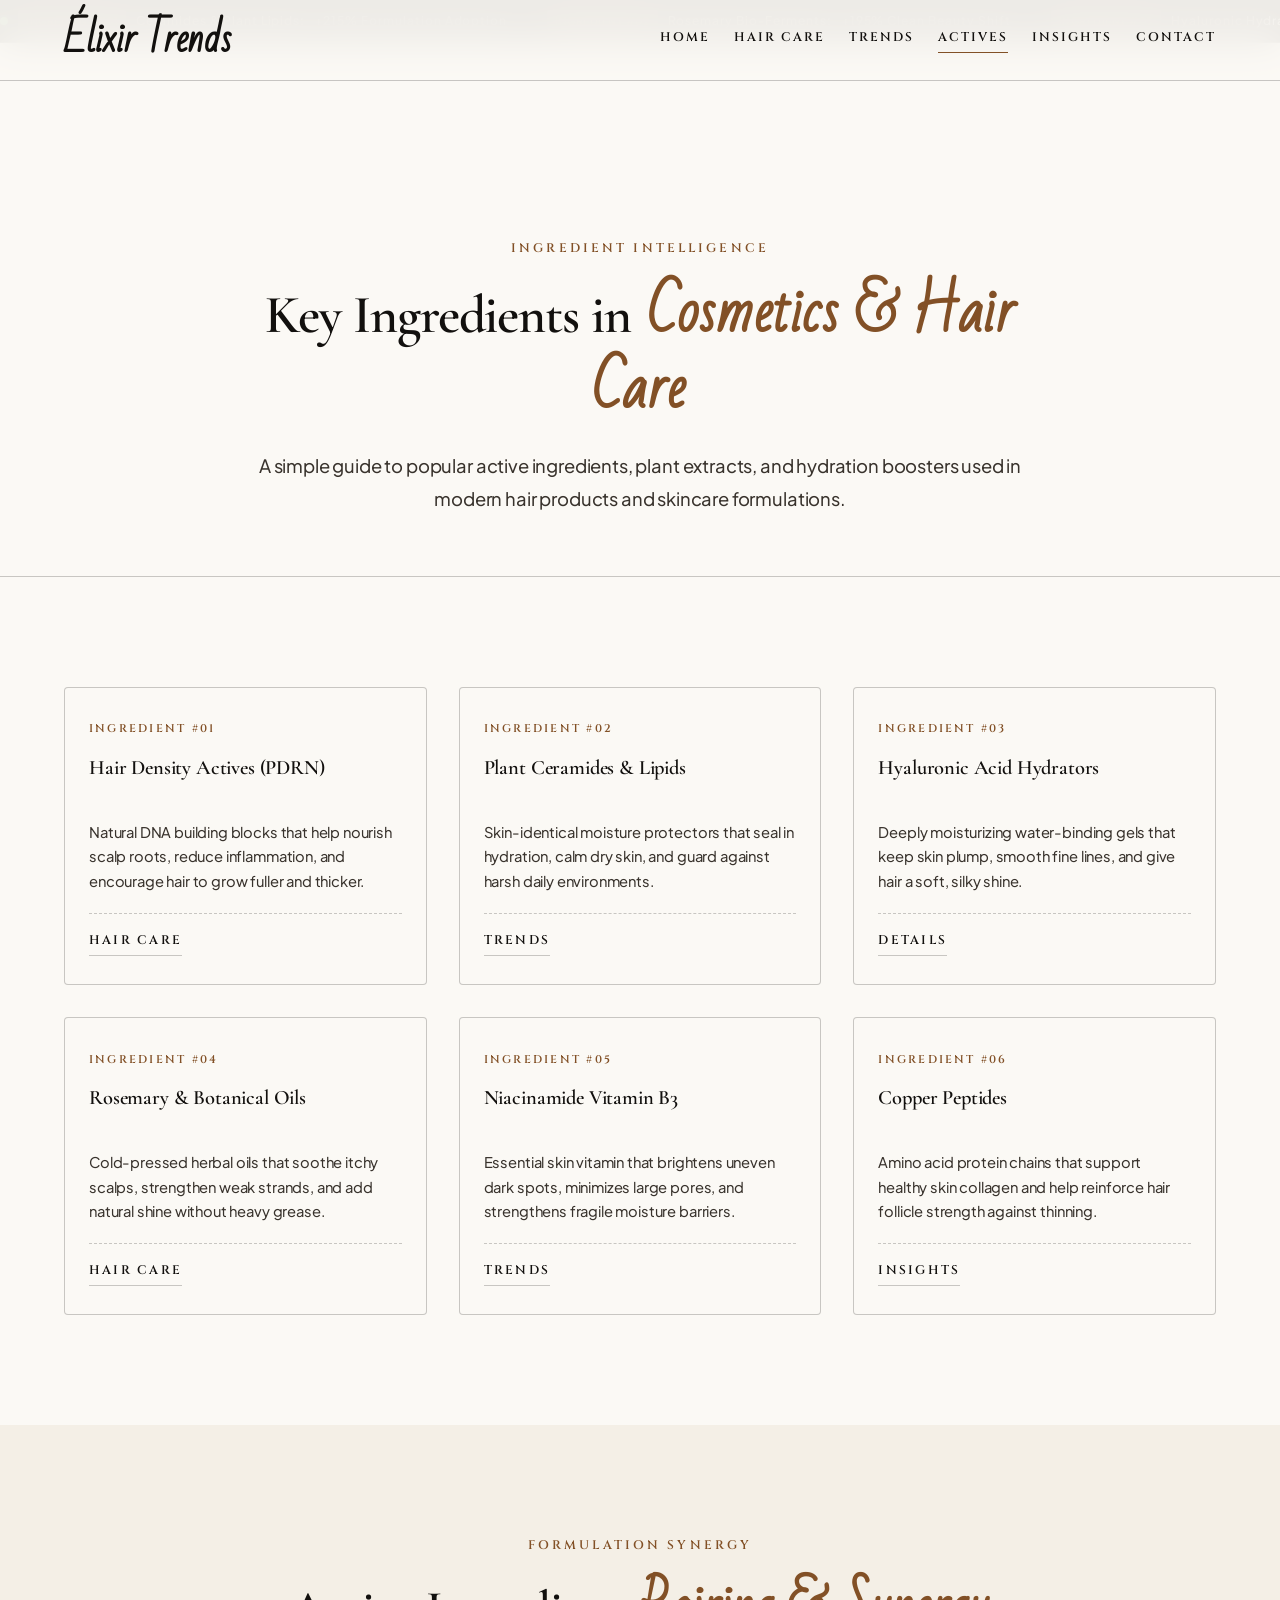
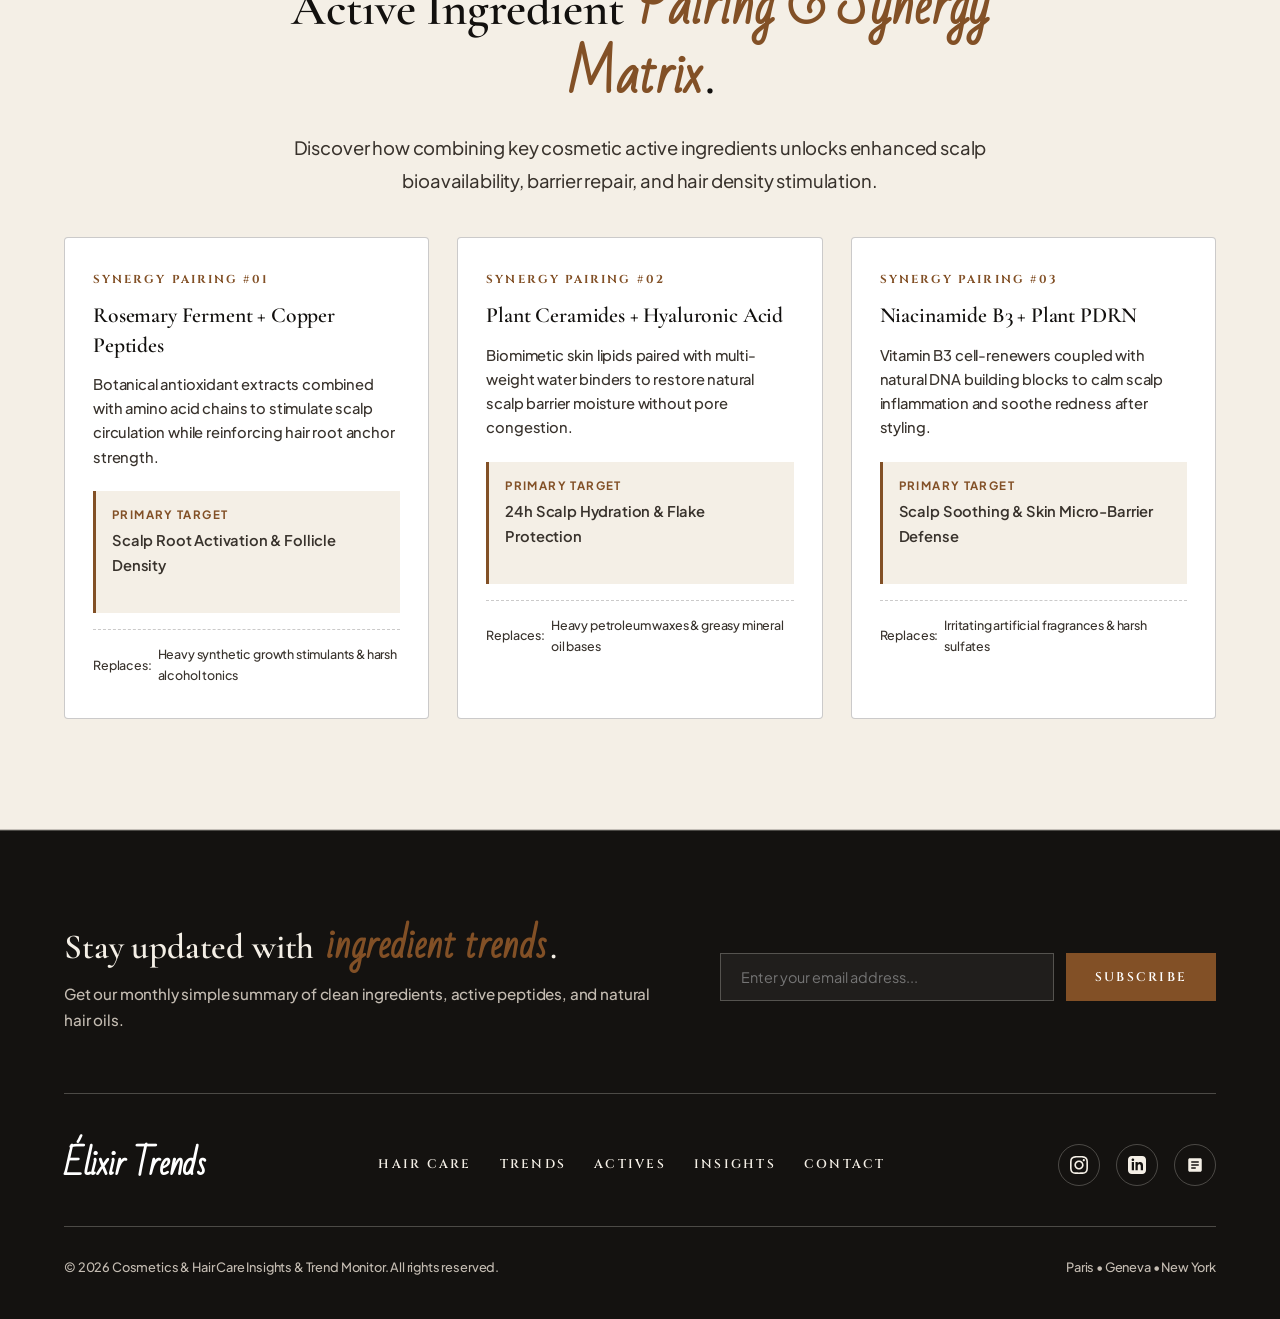
<file: ingredients.html>
<!DOCTYPE html>
<html lang="en">
<head>
  <meta charset="UTF-8">
  <meta name="viewport" content="width=device-width, initial-scale=1.0">
  <title>Active Ingredients — Cosmetics & Hair Care Trend Monitor</title>
  <meta name="description" content="A simple guide to top trending ingredients in hair care, cosmetics, plant lipids, hyaluronic hydrators, and hair density actives.">
  <link rel="icon" type="image/svg+xml" href="favicon.svg">
  <link rel="stylesheet" href="css/style.css">
</head>
<body>

  <!-- Live Trend Ticker Bar -->
  <div class="trend-ticker-bar">
    <div class="trend-ticker-inner">
      <div class="ticker-item">
        <span class="pulse-dot"></span>
        <span class="ticker-badge">INGREDIENT #01</span>
        <strong>Ceramides & Plant Lipids:</strong> +215% Formulation Adoption
      </div>
      <div class="ticker-item">
        <span class="ticker-badge">INGREDIENT #02</span>
        <strong>Rosemary Bio-Ferments:</strong> +195% Clean Beauty Shift
      </div>
      <div class="ticker-item">
        <span class="ticker-badge">INGREDIENT #03</span>
        <strong>Hyaluronic Hydrators:</strong> Top Moisture Standard
      </div>
      <!-- Loop -->
      <div class="ticker-item">
        <span class="pulse-dot"></span>
        <span class="ticker-badge">INGREDIENT #01</span>
        <strong>Ceramides & Plant Lipids:</strong> +215% Formulation Adoption
      </div>
    </div>
  </div>

  <!-- Header -->
  <header class="header-gallery">
    <div class="container header-inner">
      <button class="menu-trigger" aria-label="Open Navigation Menu">
        <div class="menu-icon">
          <span></span>
          <span></span>
        </div>
        <span>Menu</span>
      </button>

      <div class="brand-logo">
        <a href="index.html">Élixir Trends</a>
      </div>

      <nav class="nav-links-desktop">
        <a href="index.html">Home</a>
        <a href="haircare.html">Hair Care</a>
        <a href="trends.html">Trends</a>
        <a href="ingredients.html" class="active">Actives</a>
        <a href="insights.html">Insights</a>
        <a href="contact.html">Contact</a>
      </nav>
    </div>
  </header>

  <!-- Overlay -->
  <div class="gallery-overlay" id="menuOverlay">
    <div class="container">
      <div class="overlay-header">
        <div class="brand-logo" style="text-align: left;">
          <a href="index.html" style="color: #fff; font-family: var(--font-script);">Élixir Trends</a>
        </div>
        <button class="close-trigger" aria-label="Close Menu">
          <span>Close</span> ✕
        </button>
      </div>

      <div class="overlay-body">
        <nav class="overlay-nav">
          <a href="index.html"><span class="num">01</span> Home</a>
          <a href="haircare.html"><span class="num">02</span> Hair Care</a>
          <a href="trends.html"><span class="num">03</span> Trends</a>
          <a href="ingredients.html" class="active"><span class="num">04</span> Actives</a>
          <a href="insights.html"><span class="num">05</span> Insights</a>
          <a href="contact.html"><span class="num">06</span> Contact</a>
        </nav>
      </div>
    </div>
  </div>

  <div class="page-wrapper">
    <!-- Page Header -->
    <section class="section-padding-sm border-bottom">
      <div class="container" style="text-align: center; max-width: 800px;">
        <span class="eyebrow">INGREDIENT INTELLIGENCE</span>
        <h1>Key Ingredients in <span class="script">Cosmetics & Hair Care</span></h1>
        <p class="lead">A simple guide to popular active ingredients, plant extracts, and hydration boosters used in modern hair products and skincare formulations.</p>
      </div>
    </section>

    <!-- Ingredients Grid -->
    <section class="section-padding">
      <div class="container">
        <div class="gallery-grid">

          <div class="gallery-card">
            <div class="card-content">
              <div class="card-code">INGREDIENT #01</div>
              <h3>Hair Density Actives (PDRN)</h3>
              <p>Natural DNA building blocks that help nourish scalp roots, reduce inflammation, and encourage hair to grow fuller and thicker.</p>
              <div class="card-footer">
                <a href="haircare.html" class="link-arrow">Hair Care</a>
              </div>
            </div>
          </div>

          <div class="gallery-card">
            <div class="card-content">
              <div class="card-code">INGREDIENT #02</div>
              <h3>Plant Ceramides & Lipids</h3>
              <p>Skin-identical moisture protectors that seal in hydration, calm dry skin, and guard against harsh daily environments.</p>
              <div class="card-footer">
                <a href="trends.html" class="link-arrow">Trends</a>
              </div>
            </div>
          </div>

          <div class="gallery-card">
            <div class="card-content">
              <div class="card-code">INGREDIENT #03</div>
              <h3>Hyaluronic Acid Hydrators</h3>
              <p>Deeply moisturizing water-binding gels that keep skin plump, smooth fine lines, and give hair a soft, silky shine.</p>
              <div class="card-footer">
                <a href="treatments.html" class="link-arrow">Details</a>
              </div>
            </div>
          </div>

          <div class="gallery-card">
            <div class="card-content">
              <div class="card-code">INGREDIENT #04</div>
              <h3>Rosemary & Botanical Oils</h3>
              <p>Cold-pressed herbal oils that soothe itchy scalps, strengthen weak strands, and add natural shine without heavy grease.</p>
              <div class="card-footer">
                <a href="haircare.html" class="link-arrow">Hair Care</a>
              </div>
            </div>
          </div>

          <div class="gallery-card">
            <div class="card-content">
              <div class="card-code">INGREDIENT #05</div>
              <h3>Niacinamide Vitamin B3</h3>
              <p>Essential skin vitamin that brightens uneven dark spots, minimizes large pores, and strengthens fragile moisture barriers.</p>
              <div class="card-footer">
                <a href="trends.html" class="link-arrow">Trends</a>
              </div>
            </div>
          </div>

          <div class="gallery-card">
            <div class="card-content">
              <div class="card-code">INGREDIENT #06</div>
              <h3>Copper Peptides</h3>
              <p>Amino acid protein chains that support healthy skin collagen and help reinforce hair follicle strength against thinning.</p>
              <div class="card-footer">
                <a href="insights.html" class="link-arrow">Insights</a>
              </div>
            </div>
          </div>

        </div>
      </div>
    </section>

    <!-- Unique Section: Bio-Active Ingredient Synergy & Compatibility Matrix -->
    <section class="section-padding bg-secondary border-bottom">
      <div class="container">
        <div style="text-align: center; max-width: 780px; margin: 0 auto 10px;">
          <span class="eyebrow">FORMULATION SYNERGY</span>
          <h2>Active Ingredient <span class="script">Pairing & Synergy Matrix</span>.</h2>
          <p class="lead">Discover how combining key cosmetic active ingredients unlocks enhanced scalp bioavailability, barrier repair, and hair density stimulation.</p>
        </div>

        <div class="synergy-matrix-grid">
          <div class="synergy-card">
            <div class="synergy-pair-header">SYNERGY PAIRING #01</div>
            <h3>Rosemary Ferment + Copper Peptides</h3>
            <p>Botanical antioxidant extracts combined with amino acid chains to stimulate scalp circulation while reinforcing hair root anchor strength.</p>
            <div class="synergy-box">
              <span class="synergy-box-label">Primary Target</span>
              <p class="synergy-box-text">Scalp Root Activation & Follicle Density</p>
            </div>
            <div class="replaces-tag">
              <span>Replaces:</span> Heavy synthetic growth stimulants & harsh alcohol tonics
            </div>
          </div>

          <div class="synergy-card">
            <div class="synergy-pair-header">SYNERGY PAIRING #02</div>
            <h3>Plant Ceramides + Hyaluronic Acid</h3>
            <p>Biomimetic skin lipids paired with multi-weight water binders to restore natural scalp barrier moisture without pore congestion.</p>
            <div class="synergy-box">
              <span class="synergy-box-label">Primary Target</span>
              <p class="synergy-box-text">24h Scalp Hydration & Flake Protection</p>
            </div>
            <div class="replaces-tag">
              <span>Replaces:</span> Heavy petroleum waxes & greasy mineral oil bases
            </div>
          </div>

          <div class="synergy-card">
            <div class="synergy-pair-header">SYNERGY PAIRING #03</div>
            <h3>Niacinamide B3 + Plant PDRN</h3>
            <p>Vitamin B3 cell-renewers coupled with natural DNA building blocks to calm scalp inflammation and soothe redness after styling.</p>
            <div class="synergy-box">
              <span class="synergy-box-label">Primary Target</span>
              <p class="synergy-box-text">Scalp Soothing & Skin Micro-Barrier Defense</p>
            </div>
            <div class="replaces-tag">
              <span>Replaces:</span> Irritating artificial fragrances & harsh sulfates
            </div>
          </div>
        </div>
      </div>
    </section>
  </div>


  <!-- Footer -->
  <footer class="footer-editorial">
    <div class="container">
      <div class="footer-newsletter-wrap">
        <div class="newsletter-info">
          <h3>Stay updated with <span class="script" style="color: var(--accent);">ingredient trends</span>.</h3>
          <p>Get our monthly simple summary of clean ingredients, active peptides, and natural hair oils.</p>
        </div>
        <form class="newsletter-form" onsubmit="event.preventDefault(); alert('Thank you for subscribing to Cosmetics & Hair Care Trend Monitor.'); this.reset();">
          <input type="email" class="newsletter-input" placeholder="Enter your email address..." required>
          <button type="submit" class="btn-gallery btn-accent" style="padding: 14px 28px;">Subscribe</button>
        </form>
      </div>

      <div class="footer-minimal-nav">
        <div class="brand-logo" style="text-align: left;">
          <a href="index.html" style="color: #fff; font-family: var(--font-script); font-size: 2rem;">Élixir Trends</a>
          <span style="display:block; font-size: 0.65rem; color: var(--accent); letter-spacing: 0.15em; text-transform: uppercase;">Cosmetics & Hair Care Trend Monitor</span>
        </div>

        <div class="footer-links-minimal">
          <a href="haircare.html">Hair Care</a>
          <a href="trends.html">Trends</a>
          <a href="ingredients.html">Actives</a>
          <a href="insights.html">Insights</a>
          <a href="contact.html">Contact</a>
        </div>

        <div class="footer-social-icons">
          <a href="#" class="social-icon-btn" aria-label="Instagram">
            <svg viewBox="0 0 24 24"><path d="M12 2.163c3.204 0 3.584.012 4.85.07 3.252.148 4.771 1.691 4.919 4.919.058 1.265.069 1.645.069 4.849 0 3.205-.012 3.584-.069 4.849-.149 3.225-1.664 4.771-4.919 4.919-1.266.058-1.644.07-4.85.07-3.204 0-3.584-.012-4.849-.07-3.26-.149-4.771-1.699-4.919-4.92-.058-1.265-.07-1.644-.07-4.849 0-3.204.013-3.583.07-4.849.149-3.227 1.664-4.771 4.919-4.919 1.266-.057 1.645-.069 4.849-.069zm0-2.163c-3.259 0-3.667.014-4.947.072-4.358.2-6.78 2.618-6.98 6.98-.059 1.281-.073 1.689-.073 4.948 0 3.259.014 3.668.072 4.948.2 4.358 2.618 6.78 6.98 6.98 1.281.058 1.689.072 4.948.072 3.259 0 3.668-.014 4.948-.072 4.354-.2 6.782-2.618 6.979-6.98.059-1.28.073-1.689.073-4.948 0-3.259-.014-3.667-.072-4.947-.196-4.354-2.617-6.78-6.979-6.98-1.281-.059-1.69-.073-4.949-.073zm0 5.838c-3.403 0-6.162 2.759-6.162 6.162s2.759 6.163 6.162 6.163 6.162-2.759 6.162-6.163c0-3.403-2.759-6.162-6.162-6.162zm0 10.162c-2.209 0-4-1.79-4-4 0-2.209 1.791-4 4-4s4 1.791 4 4c0 2.21-1.791 4-4 4zm6.406-11.845c-.796 0-1.441.645-1.441 1.44s.645 1.44 1.441 1.44c.795 0 1.439-.645 1.439-1.44s-.644-1.44-1.439-1.44z"/></svg>
          </a>
          <a href="#" class="social-icon-btn" aria-label="LinkedIn">
            <svg viewBox="0 0 24 24"><path d="M19 0h-14c-2.761 0-5 2.239-5 5v14c0 2.761 2.239 5 5 5h14c2.762 0 5-2.239 5-5v-14c0-2.761-2.238-5-5-5zm-11 19h-3v-11h3v11zm-1.5-12.268c-.966 0-1.75-.79-1.75-1.764s.784-1.764 1.75-1.764 1.75.79 1.75 1.764-.783 1.764-1.75 1.764zm13.5 12.268h-3v-5.604c0-3.368-4-3.113-4 0v5.604h-3v-11h3v1.765c1.396-2.586 7-2.777 7 2.476v6.759z"/></svg>
          </a>
          <a href="trends.html" class="social-icon-btn" aria-label="Journal">
            <svg viewBox="0 0 24 24"><path d="M19 3h-14c-1.1 0-2 .9-2 2v14c0 1.1.9 2 2 2h14c1.1 0 2-.9 2-2v-14c0-1.1-.9-2-2-2zm-2 10h-10v-2h10v2zm0-4h-10v-2h10v2zm-4 8h-6v-2h6v2z"/></svg>
          </a>
        </div>
      </div>

      <div class="footer-bottom">
        <div>© <span data-year>2026</span> Cosmetics & Hair Care Insights & Trend Monitor. All rights reserved.</div>
        <div>Paris • Geneva • New York</div>
      </div>
    </div>
  <!-- Back to Top Button -->
  <button id="backToTop" class="back-to-top" aria-label="Back to top">
    <svg width="20" height="20" viewBox="0 0 24 24" fill="none" stroke="currentColor" stroke-width="2.5" stroke-linecap="round" stroke-linejoin="round">
      <path d="M18 15l-6-6-6 6"/>
    </svg>
  </button>

  <script src="js/main.js"></script>
</body>
</html>
</file>
<file: css/style.css>
@import url('https://fonts.googleapis.com/css2?family=Bad+Script&family=Cinzel:wght@500;600;700&family=Cormorant+Garamond:ital,wght@0,400;0,500;0,600;0,700;1,400;1,600&family=Plus+Jakarta+Sans:wght@400;500;600;700&display=swap');

:root {
  --bg-primary: #fbf9f5;
  --bg-secondary: #f4efe6;
  --bg-dark: #141210;
  --bg-card: #ffffff;
  --text-main: #12100e;
  --text-muted: #38322c;
  --text-light: #f4efe6;
  --text-light-muted: #c4bcb2;
  --border-color: rgba(18, 16, 14, 0.22);
  --border-light: rgba(244, 239, 230, 0.25);
  --accent: #825026;
  --accent-hover: #5e3717;
  --accent-soft: rgba(130, 80, 38, 0.18);
  --font-serif: 'Cormorant Garamond', Georgia, serif;
  --font-sans: 'Plus Jakarta Sans', -apple-system, BlinkMacSystemFont, sans-serif;
  --font-display: 'Cinzel', serif;
  --font-script: 'Bad Script', cursive;
  --transition: all 0.4s cubic-bezier(0.16, 1, 0.3, 1);
  --shadow-subtle: 0 16px 40px rgba(26, 24, 22, 0.05);
  --shadow-hover: 0 24px 50px rgba(26, 24, 22, 0.09);
}

* {
  box-sizing: border-box;
  margin: 0;
  padding: 0;
}

html {
  scroll-behavior: smooth;
  font-size: 16px;
  overflow-x: hidden;
  width: 100%;
  max-width: 100vw;
}

body {
  background-color: var(--bg-primary);
  color: var(--text-main);
  font-family: var(--font-sans);
  font-weight: 500;
  line-height: 1.7;
  letter-spacing: -0.01em;
  -webkit-font-smoothing: antialiased;
  overflow-x: hidden;
  width: 100%;
  max-width: 100vw;
  position: relative;
}

a {
  color: inherit;
  text-decoration: none;
  transition: var(--transition);
}

img {
  max-width: 100%;
  height: auto;
  display: block;
}

button, input, select, textarea {
  font-family: inherit;
  font-size: inherit;
}

.container {
  width: min(1320px, 90%);
  margin: 0 auto;
}

/* Handwritten Signature Script Typography */
.script, span.script, em.script {
  font-family: var(--font-script);
  font-style: normal;
  font-weight: 600;
  color: var(--accent);
  display: inline;
  font-size: 1.05em;
  line-height: 1.35;
  letter-spacing: 0;
  padding: 0 4px;
}

.handwritten-note {
  font-family: var(--font-script);
  font-size: 1.35rem;
  font-weight: 600;
  color: var(--accent);
  line-height: 1.4;
  margin: 10px 0;
}

/* ==========================================================================
   Header & Gallery Navigation Overlay
   ========================================================================== */
.header-gallery {
  position: fixed;
  top: 0;
  left: 0;
  width: 100%;
  z-index: 100;
  background: rgba(251, 249, 245, 0.94);
  backdrop-filter: blur(18px);
  -webkit-backdrop-filter: blur(18px);
  border-bottom: 1px solid var(--border-color);
  transition: padding 0.3s ease, background 0.3s ease, height 0.3s ease;
}

.header-gallery.scrolled {
  background: rgba(251, 249, 245, 0.98);
  box-shadow: 0 10px 30px rgba(0, 0, 0, 0.05);
}

.header-inner {
  min-height: 80px;
  padding: 10px 0;
  display: flex;
  align-items: center;
  justify-content: space-between;
  gap: 16px;
  transition: min-height 0.3s ease;
}

.header-gallery.scrolled .header-inner {
  min-height: 66px;
}

.menu-trigger {
  display: none;
  align-items: center;
  gap: 12px;
  background: none;
  border: none;
  cursor: pointer;
  font-family: var(--font-display);
  font-size: 0.75rem;
  letter-spacing: 0.2em;
  text-transform: uppercase;
  color: var(--text-main);
  padding: 8px 0;
}

.menu-trigger .menu-icon {
  width: 22px;
  height: 12px;
  display: flex;
  flex-direction: column;
  justify-content: space-between;
}

.menu-trigger .menu-icon span {
  display: block;
  height: 1px;
  width: 100%;
  background-color: var(--text-main);
  transition: var(--transition);
}

.menu-trigger:hover .menu-icon span:first-child {
  transform: translateY(2px);
}
.menu-trigger:hover .menu-icon span:last-child {
  transform: translateY(-2px);
}

.brand-logo {
  text-align: center;
}

.brand-logo a {
  font-family: var(--font-script);
  font-size: 2.3rem;
  font-weight: 600;
  letter-spacing: -0.01em;
  color: var(--text-main);
  display: block;
  line-height: 1;
  transition: var(--transition);
}

.brand-logo a:hover {
  color: var(--accent);
}

.brand-logo span,
.brand-logo div {
  display: none !important;
}

.nav-links-desktop {
  display: flex;
  align-items: center;
  gap: 24px;
  white-space: nowrap;
}

.nav-links-desktop a {
  font-family: var(--font-display);
  font-size: 0.78rem;
  font-weight: 600;
  letter-spacing: 0.16em;
  text-transform: uppercase;
  color: var(--text-main);
  transition: var(--transition);
  position: relative;
  padding-bottom: 4px;
}

.nav-links-desktop a::after {
  content: '';
  position: absolute;
  bottom: 0;
  left: 0;
  width: 0;
  height: 1px;
  background-color: var(--accent);
  transition: width 0.3s ease;
}

.nav-links-desktop a:hover,
.nav-links-desktop a.active {
  color: var(--text-main);
}

.nav-links-desktop a.active::after,
.nav-links-desktop a:hover::after {
  width: 100%;
}

.header-cta {
  display: none !important;
  align-items: center;
  justify-content: center;
  padding: 10px 22px;
  border: 1px solid var(--text-main);
  font-family: var(--font-display);
  font-size: 0.7rem;
  letter-spacing: 0.18em;
  text-transform: uppercase;
  color: var(--text-main);
  transition: var(--transition);
  white-space: nowrap;
}

.header-cta:hover {
  background-color: var(--text-main);
  color: var(--bg-primary);
  box-shadow: 0 8px 20px rgba(0, 0, 0, 0.1);
}

/* Fullscreen Gallery Overlay (Hamburger Menu) */
.gallery-overlay {
  position: fixed;
  top: 0;
  left: 0;
  width: 100%;
  height: 100vh;
  background-color: var(--bg-dark);
  color: var(--text-light);
  z-index: 1000;
  opacity: 0;
  visibility: hidden;
  transition: opacity 0.5s cubic-bezier(0.16, 1, 0.3, 1), visibility 0.5s;
  overflow-y: auto;
}

.gallery-overlay.active {
  opacity: 1;
  visibility: visible;
}

.overlay-header {
  height: 84px;
  display: flex;
  align-items: center;
  justify-content: space-between;
  border-bottom: 1px solid var(--border-light);
}

.close-trigger {
  background: none;
  border: none;
  color: var(--text-light);
  font-family: var(--font-display);
  font-size: 0.75rem;
  letter-spacing: 0.2em;
  cursor: pointer;
  display: flex;
  align-items: center;
  gap: 10px;
}

.overlay-body {
  display: block;
  max-width: 700px;
  padding: 60px 0;
}

.overlay-nav {
  display: flex;
  flex-direction: column;
  gap: 14px;
}

.overlay-nav a {
  font-family: var(--font-serif);
  font-size: clamp(1.6rem, 3.2vw, 2.6rem);
  font-weight: 500;
  color: var(--text-light);
  display: flex;
  align-items: baseline;
  gap: 20px;
  transition: var(--transition);
  padding-bottom: 8px;
  border-bottom: 1px solid rgba(255, 255, 255, 0.05);
}

.overlay-nav a span.num {
  font-family: var(--font-sans);
  font-size: 0.75rem;
  letter-spacing: 0.2em;
  color: var(--accent);
}

.overlay-nav a:hover,
.overlay-nav a.active {
  color: var(--text-light);
  padding-left: 16px;
  border-bottom-color: var(--accent);
}

.overlay-info {
  display: flex;
  flex-direction: column;
  justify-content: space-between;
  border-left: 1px solid var(--border-light);
  padding-left: 40px;
}

.overlay-info h4 {
  font-family: var(--font-display);
  font-size: 0.8rem;
  letter-spacing: 0.25em;
  text-transform: uppercase;
  color: var(--accent);
  margin-bottom: 20px;
}

.overlay-info p {
  color: var(--text-light-muted);
  font-size: 0.95rem;
  line-height: 1.8;
  margin-bottom: 30px;
}

.overlay-meta-item {
  margin-bottom: 20px;
}

.overlay-meta-item span {
  display: block;
  font-size: 0.75rem;
  letter-spacing: 0.15em;
  text-transform: uppercase;
  color: var(--text-light-muted);
  margin-bottom: 4px;
}

.overlay-meta-item strong {
  font-family: var(--font-serif);
  font-size: 1.15rem;
  font-weight: 400;
  color: var(--text-light);
}

/* ==========================================================================
   Typography & Common Elements
   ========================================================================== */
.eyebrow {
  font-family: var(--font-display);
  font-size: 0.78rem;
  font-weight: 600;
  letter-spacing: 0.25em;
  text-transform: uppercase;
  color: var(--accent);
  margin-bottom: 16px;
  display: block;
}

h1, h2, h3, h4 {
  font-family: var(--font-serif);
  font-weight: 600;
  line-height: 1.35;
  color: var(--text-main);
  margin-bottom: 20px;
}

h1 {
  font-size: clamp(2.4rem, 4.2vw, 3.8rem);
  line-height: 1.3;
  letter-spacing: -0.02em;
  margin-bottom: 22px;
}

h2 {
  font-size: clamp(2.2rem, 3.8vw, 3.6rem);
  line-height: 1.35;
  margin-bottom: 20px;
}

h3 {
  font-size: clamp(1.6rem, 2.5vw, 2.2rem);
  line-height: 1.35;
  margin-bottom: 16px;
}

p.lead {
  font-size: 1.15rem;
  color: var(--text-muted);
  line-height: 1.8;
  font-weight: 450;
  margin-top: 14px;
}

/* Buttons */
.btn-gallery {
  display: inline-flex;
  align-items: center;
  gap: 16px;
  padding: 16px 36px;
  border: 1.5px solid var(--text-main);
  background: transparent;
  color: var(--text-main);
  font-family: var(--font-display);
  font-size: 0.78rem;
  font-weight: 600;
  letter-spacing: 0.18em;
  text-transform: uppercase;
  cursor: pointer;
  transition: var(--transition);
}

.btn-gallery:hover {
  background-color: var(--text-main);
  color: var(--bg-primary);
  box-shadow: 0 10px 25px rgba(0, 0, 0, 0.1);
}

.btn-gallery.btn-dark {
  border-color: var(--text-light);
  color: var(--text-light);
}

.btn-gallery.btn-dark:hover {
  background-color: var(--text-light);
  color: var(--bg-dark);
}

.btn-gallery.btn-accent {
  border-color: var(--accent);
  background-color: var(--accent);
  color: #ffffff;
}

.btn-gallery.btn-accent:hover {
  background-color: var(--accent-hover);
  border-color: var(--accent-hover);
  box-shadow: 0 10px 25px rgba(130, 80, 38, 0.3);
}

.link-arrow {
  display: inline-flex;
  align-items: center;
  gap: 8px;
  font-family: var(--font-display);
  font-size: 0.78rem;
  font-weight: 600;
  letter-spacing: 0.18em;
  text-transform: uppercase;
  color: var(--text-main);
  border-bottom: 1.5px solid var(--border-color);
  padding-bottom: 4px;
}

.link-arrow:hover {
  color: var(--accent);
  border-bottom-color: var(--accent);
  gap: 14px;
}

/* Modal Popup */
.modal-wrapper {
  position: fixed;
  top: 0;
  left: 0;
  width: 100%;
  height: 100vh;
  background-color: rgba(20, 18, 16, 0.85);
  backdrop-filter: blur(12px);
  z-index: 2000;
  display: flex;
  align-items: center;
  justify-content: center;
  opacity: 0;
  visibility: hidden;
  transition: opacity 0.4s ease, visibility 0.4s;
  padding: 20px;
}

.modal-wrapper.active {
  opacity: 1;
  visibility: visible;
}

.modal-content-box {
  background-color: var(--bg-primary);
  border: 1px solid var(--border-color);
  width: min(840px, 95%);
  max-height: 90vh;
  overflow-y: auto;
  padding: 50px;
  position: relative;
  box-shadow: 0 30px 60px rgba(0, 0, 0, 0.25);
}

.modal-close-btn {
  position: absolute;
  top: 24px;
  right: 24px;
  background: none;
  border: none;
  font-size: 1.5rem;
  cursor: pointer;
  color: var(--text-main);
}

/* Page Layout & Sections */
.page-wrapper {
  padding-top: 135px;
}

.section-padding {
  padding: 110px 0;
}

.section-padding-sm {
  padding: 60px 0;
}

.border-top {
  border-top: 1px solid var(--border-color);
}

.border-bottom {
  border-bottom: 1px solid var(--border-color);
}

.bg-secondary {
  background-color: var(--bg-secondary);
}

.bg-dark {
  background-color: var(--bg-dark);
  color: var(--text-light);
}

.bg-dark h1, .bg-dark h2, .bg-dark h3, .bg-dark h4 {
  color: var(--text-light);
}

.bg-dark .eyebrow {
  color: var(--accent);
}

.bg-dark p {
  color: var(--text-light-muted);
}

/* Scroll Reveal Animations */
.reveal {
  opacity: 0;
  transform: translateY(30px);
  transition: opacity 0.8s cubic-bezier(0.16, 1, 0.3, 1), transform 0.8s cubic-bezier(0.16, 1, 0.3, 1);
}

.reveal.active {
  opacity: 1;
  transform: translateY(0);
}

/* Editorial Hero */
.hero-editorial {
  padding: 100px 0 80px;
  position: relative;
}

.hero-grid {
  display: grid;
  grid-template-columns: 1.1fr 0.9fr;
  gap: 70px;
  align-items: center;
}

.hero-content h1 {
  margin-bottom: 24px;
}

.hero-content p {
  margin-bottom: 40px;
  max-width: 580px;
}

.hero-stats {
  display: grid;
  grid-template-columns: repeat(3, 1fr);
  gap: 30px;
  margin-top: 50px;
  padding-top: 35px;
  border-top: 1px solid var(--border-color);
}

.stat-item span {
  display: block;
  font-family: var(--font-display);
  font-size: 0.72rem;
  font-weight: 600;
  letter-spacing: 0.18em;
  text-transform: uppercase;
  color: var(--text-main);
  margin-bottom: 6px;
}

.stat-item strong {
  font-family: var(--font-serif);
  font-size: 2.4rem;
  font-weight: 600;
  color: var(--text-main);
}

.hero-image-wrapper {
  position: relative;
}

.hero-image-frame {
  position: relative;
  overflow: hidden;
  padding-bottom: 130%;
  border: 1px solid var(--border-color);
  box-shadow: var(--shadow-subtle);
  transition: var(--transition);
}

.hero-image-frame img {
  position: absolute;
  top: 0;
  left: 0;
  width: 100%;
  height: 100%;
  object-fit: cover;
  transition: transform 1.2s cubic-bezier(0.16, 1, 0.3, 1);
}

.hero-image-frame:hover img {
  transform: scale(1.05);
}

.hero-image-caption {
  position: absolute;
  bottom: -25px;
  left: -25px;
  background-color: var(--bg-primary);
  border: 1px solid var(--border-color);
  padding: 20px 28px;
  max-width: 300px;
  box-shadow: var(--shadow-subtle);
}

.hero-image-caption span {
  font-family: var(--font-display);
  font-size: 0.65rem;
  letter-spacing: 0.25em;
  text-transform: uppercase;
  color: var(--accent);
  display: block;
  margin-bottom: 4px;
}

.hero-image-caption p {
  font-family: var(--font-serif);
  font-size: 1.15rem;
  color: var(--text-main);
  line-height: 1.3;
}

/* Treatment Spotlight Section */
.spotlight-grid {
  display: grid;
  grid-template-columns: 1fr 1fr;
  gap: 80px;
  align-items: center;
}

.spotlight-media {
  position: relative;
  padding-bottom: 110%;
  overflow: hidden;
  border: 1px solid var(--border-color);
  box-shadow: var(--shadow-subtle);
}

.spotlight-media img {
  position: absolute;
  top: 0;
  left: 0;
  width: 100%;
  height: 100%;
  object-fit: cover;
  transition: transform 1s cubic-bezier(0.16, 1, 0.3, 1);
}

.spotlight-media:hover img {
  transform: scale(1.04);
}

.spotlight-details {
  padding-left: 20px;
}

.treatment-meta-badge {
  display: inline-flex;
  align-items: center;
  gap: 12px;
  font-family: var(--font-display);
  font-size: 0.7rem;
  letter-spacing: 0.25em;
  text-transform: uppercase;
  color: var(--accent);
  margin-bottom: 20px;
}

.spotlight-details h2 {
  margin-bottom: 24px;
}

.spotlight-features {
  margin: 35px 0;
  display: flex;
  flex-direction: column;
  gap: 18px;
}

.feature-item {
  display: flex;
  align-items: flex-start;
  gap: 16px;
  padding-bottom: 16px;
  border-bottom: 1px solid var(--border-color);
}

.feature-item .num {
  font-family: var(--font-display);
  font-size: 0.75rem;
  color: var(--accent);
  margin-top: 4px;
}

.feature-item h4 {
  font-size: 1.2rem;
  margin-bottom: 2px;
}

.feature-item p {
  font-size: 0.9rem;
  color: var(--text-muted);
}

/* Category Filter Bar */
.filter-bar {
  display: flex;
  align-items: center;
  justify-content: center;
  gap: 16px;
  flex-wrap: wrap;
  margin-bottom: 60px;
}

.filter-btn {
  background: none;
  border: 1px solid var(--border-color);
  padding: 10px 24px;
  font-family: var(--font-display);
  font-size: 0.7rem;
  letter-spacing: 0.2em;
  text-transform: uppercase;
  color: var(--text-muted);
  cursor: pointer;
  transition: var(--transition);
}

.filter-btn:hover,
.filter-btn.active {
  background-color: var(--text-main);
  color: var(--bg-primary);
  border-color: var(--text-main);
  box-shadow: 0 6px 15px rgba(0, 0, 0, 0.08);
}

/* Gallery Grid & Standardized Card Alignment */
.gallery-grid {
  display: grid;
  grid-template-columns: repeat(3, 1fr);
  gap: 32px;
  align-items: stretch;
}

.gallery-grid-2 {
  grid-template-columns: repeat(2, 1fr);
}

.gallery-card {
  background-color: var(--bg-primary);
  border: 1px solid var(--border-color);
  transition: var(--transition);
  display: flex;
  flex-direction: column;
  height: 100%;
  border-radius: 4px;
  overflow: hidden;
}

.gallery-card:hover {
  border-color: var(--text-main);
  transform: translateY(-6px);
  box-shadow: var(--shadow-hover);
}

.card-media {
  position: relative;
  padding-bottom: 60%;
  overflow: hidden;
  background-color: var(--bg-secondary);
  flex-shrink: 0;
}

.gallery-grid-2 .card-media {
  padding-bottom: 52%;
}

.card-media img {
  position: absolute;
  top: 0;
  left: 0;
  width: 100%;
  height: 100%;
  object-fit: cover;
  transition: transform 0.8s cubic-bezier(0.16, 1, 0.3, 1);
}

.gallery-card:hover .card-media img {
  transform: scale(1.06);
}

.card-category {
  position: absolute;
  top: 16px;
  left: 16px;
  background-color: rgba(251, 249, 245, 0.94);
  backdrop-filter: blur(8px);
  padding: 5px 12px;
  font-family: var(--font-display);
  font-size: 0.62rem;
  letter-spacing: 0.18em;
  text-transform: uppercase;
  color: var(--text-main);
  border-radius: 2px;
}

.card-content {
  padding: 28px 24px;
  display: flex;
  flex-direction: column;
  flex: 1 1 auto;
  height: 100%;
}

/* Eyebrow Block */
.card-code,
.trend-card-badge {
  font-family: var(--font-display);
  font-size: 0.7rem;
  font-weight: 600;
  letter-spacing: 0.2em;
  color: var(--accent);
  margin-bottom: 12px;
  min-height: 26px;
  display: flex;
  align-items: center;
  justify-content: space-between;
}

/* Heading Block */
.card-content h3 {
  font-family: var(--font-serif);
  font-size: clamp(1.2rem, 1.6vw, 1.45rem);
  font-weight: 600;
  line-height: 1.35;
  color: var(--text-main);
  margin-bottom: 12px;
  min-height: 3.4rem;
  display: flex;
  align-items: flex-start;
}

/* Subheading / Description Block */
.card-content p {
  font-size: 0.92rem;
  font-weight: 450;
  color: var(--text-muted);
  line-height: 1.65;
  margin-bottom: 20px;
  flex: 1 1 auto;
}

/* Links and More Block */
.card-footer,
.card-action-wrap {
  display: flex;
  align-items: center;
  justify-content: space-between;
  padding-top: 16px;
  margin-top: auto;
  border-top: 1px dashed var(--border-color);
  font-size: 0.8rem;
  color: var(--text-muted);
  width: 100%;
}

.card-action-wrap {
  flex-direction: column;
  align-items: stretch;
  gap: 14px;
}

/* Before / After Clinical Slider & Storytelling */
.before-after-container {
  position: relative;
  width: 100%;
  max-width: 960px;
  margin: 0 auto;
  aspect-ratio: 16 / 9;
  overflow: hidden;
  border: 1px solid var(--border-color);
  user-select: none;
  box-shadow: var(--shadow-subtle);
  background-color: var(--bg-dark);
}

.ba-image {
  position: absolute;
  top: 0;
  left: 0;
  width: 100%;
  height: 100%;
}

.ba-image img {
  width: 100%;
  height: 100%;
  object-fit: cover;
  object-position: center;
  pointer-events: none;
}

.ba-before {
  position: absolute;
  top: 0;
  left: 0;
  height: 100%;
  width: 50%;
  z-index: 2;
  overflow: hidden;
}

.ba-before img {
  position: absolute;
  top: 0;
  left: 0;
  height: 100%;
  width: var(--ba-width, 100%);
  min-width: var(--ba-width, 100%);
  max-width: none;
  object-fit: cover;
  object-position: center;
}

.ba-label {
  position: absolute;
  padding: 6px 14px;
  background-color: rgba(20, 18, 16, 0.85);
  backdrop-filter: blur(8px);
  color: var(--text-light);
  font-family: var(--font-display);
  font-size: 0.65rem;
  letter-spacing: 0.25em;
  text-transform: uppercase;
  z-index: 4;
  white-space: nowrap;
  pointer-events: none;
  border: 1px solid rgba(244, 239, 230, 0.15);
}

.ba-before .ba-label {
  left: 20px;
  top: 20px;
}

.ba-after .ba-label {
  right: 20px;
  bottom: 20px;
}

.ba-slider-handle {
  position: absolute;
  top: 0;
  bottom: 0;
  left: 50%;
  width: 2px;
  background-color: #ffffff;
  z-index: 5;
  cursor: ew-resize;
  transform: translateX(-50%);
  box-shadow: 0 0 10px rgba(0, 0, 0, 0.5);
}

.ba-handle-circle {
  position: absolute;
  top: 50%;
  left: 50%;
  transform: translate(-50%, -50%);
  width: 44px;
  height: 44px;
  border-radius: 50%;
  background-color: #ffffff;
  color: var(--bg-dark);
  display: flex;
  align-items: center;
  justify-content: center;
  box-shadow: 0 4px 20px rgba(0, 0, 0, 0.4);
  font-size: 1.1rem;
  font-weight: 600;
}

/* Specialist Showcase */
.specialist-card {
  display: grid;
  grid-template-columns: 0.9fr 1.1fr;
  gap: 60px;
  align-items: center;
  padding: 40px;
  background-color: var(--bg-card);
  border: 1px solid var(--border-color);
  margin-bottom: 40px;
  box-shadow: var(--shadow-subtle);
  transition: var(--transition);
}

.specialist-card:hover {
  box-shadow: var(--shadow-hover);
}

.specialist-portrait {
  position: relative;
  padding-bottom: 120%;
  overflow: hidden;
  border: 1px solid var(--border-color);
}

.specialist-portrait img {
  position: absolute;
  top: 0;
  left: 0;
  width: 100%;
  height: 100%;
  object-fit: cover;
  transition: transform 1s cubic-bezier(0.16, 1, 0.3, 1);
}

.specialist-card:hover .specialist-portrait img {
  transform: scale(1.04);
}

.specialist-info h3 {
  margin-bottom: 6px;
}

.specialist-title {
  font-family: var(--font-display);
  font-size: 0.75rem;
  letter-spacing: 0.2em;
  text-transform: uppercase;
  color: var(--accent);
  display: block;
  margin-bottom: 24px;
}

.specialist-bio {
  color: var(--text-muted);
  margin-bottom: 30px;
  line-height: 1.8;
}

.specialist-credentials {
  display: flex;
  gap: 30px;
  margin-bottom: 30px;
  padding: 20px 0;
  border-top: 1px solid var(--border-color);
  border-bottom: 1px solid var(--border-color);
}

.cred-item span {
  display: block;
  font-size: 0.75rem;
  color: var(--text-muted);
  text-transform: uppercase;
  letter-spacing: 0.1em;
}

.cred-item strong {
  font-family: var(--font-serif);
  font-size: 1.1rem;
  font-weight: 400;
  color: var(--text-main);
}

/* Forms & Inputs */
.form-group {
  margin-bottom: 24px;
}

.form-group label {
  display: block;
  font-family: var(--font-display);
  font-size: 0.75rem;
  letter-spacing: 0.2em;
  text-transform: uppercase;
  color: var(--text-main);
  margin-bottom: 8px;
}

.form-control {
  width: 100%;
  padding: 16px 20px;
  background-color: transparent;
  border: 1px solid var(--border-color);
  font-size: 0.95rem;
  color: var(--text-main);
  transition: var(--transition);
  outline: none;
}

.form-control:focus {
  border-color: var(--text-main);
  background-color: #ffffff;
  box-shadow: 0 0 0 4px rgba(176, 137, 104, 0.15);
}

.form-row {
  display: grid;
  grid-template-columns: 1fr 1fr;
  gap: 20px;
}

/* Minimal Luxury Footer with Newsletter & 3 Social Icons */
.footer-editorial {
  background-color: var(--bg-dark);
  color: var(--text-light);
  padding: 90px 0 40px;
  border-top: 1px solid var(--border-light);
}

.footer-newsletter-wrap {
  display: grid;
  grid-template-columns: 1.1fr 0.9fr;
  gap: 50px;
  align-items: center;
  padding-bottom: 60px;
  border-bottom: 1px solid var(--border-light);
  margin-bottom: 50px;
}

.newsletter-info h3 {
  color: var(--text-light);
  font-size: 2.2rem;
  margin-bottom: 10px;
}

.newsletter-info p {
  color: var(--text-light-muted);
  font-size: 0.95rem;
}

.newsletter-form {
  display: flex;
  gap: 12px;
}

.newsletter-input {
  flex-grow: 1;
  padding: 14px 20px;
  background-color: rgba(255, 255, 255, 0.05);
  border: 1px solid var(--border-light);
  color: var(--text-light);
  font-size: 0.9rem;
  outline: none;
  transition: var(--transition);
}

.newsletter-input:focus {
  border-color: var(--accent);
  background-color: rgba(255, 255, 255, 0.1);
}

.footer-minimal-nav {
  display: flex;
  align-items: center;
  justify-content: space-between;
  padding-bottom: 40px;
  border-bottom: 1px solid var(--border-light);
  flex-wrap: wrap;
  gap: 24px;
}

.footer-links-minimal {
  display: flex;
  gap: 28px;
  flex-wrap: wrap;
}

.footer-links-minimal a {
  font-family: var(--font-display);
  font-size: 0.78rem;
  font-weight: 600;
  letter-spacing: 0.18em;
  text-transform: uppercase;
  color: var(--text-light);
  transition: var(--transition);
}

.footer-links-minimal a:hover {
  color: var(--accent);
}

.footer-social-icons {
  display: flex;
  align-items: center;
  gap: 16px;
}

.social-icon-btn {
  width: 42px;
  height: 42px;
  border-radius: 50%;
  border: 1px solid var(--border-light);
  display: flex;
  align-items: center;
  justify-content: center;
  color: var(--text-light);
  transition: var(--transition);
}

.social-icon-btn:hover {
  background-color: var(--accent);
  border-color: var(--accent);
  color: #ffffff;
  transform: translateY(-3px);
}

.social-icon-btn svg {
  width: 18px;
  height: 18px;
  fill: currentColor;
}

.footer-bottom {
  display: flex;
  align-items: center;
  justify-content: space-between;
  padding-top: 30px;
  font-size: 0.8rem;
  color: var(--text-light-muted);
}

/* Responsive Breakpoint: Hamburger Menu Active Between 300px and 1100px */
@media (max-width: 1100px) {
  .nav-links-desktop {
    display: none !important;
  }
  .menu-trigger {
    display: flex !important;
  }
  .header-cta {
    display: none !important;
  }
}

@media (min-width: 1101px) {
  .menu-trigger {
    display: none !important;
  }
  .nav-links-desktop {
    display: flex !important;
  }
  .header-cta {
    display: none !important;
  }
}

@media (max-width: 1024px) {
  .hero-grid, .spotlight-grid, .specialist-card, .footer-newsletter-wrap {
    grid-template-columns: 1fr;
    gap: 40px;
  }

  .hero-content {
    text-align: center;
    display: flex;
    flex-direction: column;
    align-items: center;
  }

  .hero-content p {
    margin-left: auto;
    margin-right: auto;
  }

  .gallery-grid {
    grid-template-columns: repeat(2, 1fr);
  }

  .overlay-body {
    grid-template-columns: 1fr;
  }

  .overlay-info {
    border-left: none;
    padding-left: 0;
    border-top: 1px solid var(--border-light);
    padding-top: 40px;
  }
}

.patient-case-meta {
  margin-top: 40px;
  display: grid;
  grid-template-columns: repeat(3, 1fr);
  gap: 30px;
  border-top: 1px solid var(--border-light);
  padding-top: 30px;
}

@media (max-width: 768px) {
  /* Universal mobile grid stacking fix for all multi-column sections & inline grids */
  div[style*="grid-template-columns"],
  section[style*="grid-template-columns"],
  .container[style*="grid-template-columns"],
  .patient-case-meta {
    grid-template-columns: 1fr !important;
    gap: 20px !important;
    text-align: center !important;
  }

  .patient-case-meta > div {
    text-align: center !important;
  }

  /* Center alignment for mobile content blocks */
  .hero-editorial,
  .hero-content,
  .spotlight-content,
  .specialist-content,
  .section-header {
    text-align: center;
    align-items: center;
  }

  .hero-content h1,
  .hero-content p,
  .hero-content p.lead,
  .hero-content .eyebrow,
  .section-header p,
  .section-header h2,
  .spotlight-details h2,
  .spotlight-details p {
    margin-left: auto;
    margin-right: auto;
    text-align: center;
  }

  /* Center buttons & flex groups in mobile view */
  .hero-content > div[style*="display: flex"],
  .hero-buttons,
  .cta-group {
    display: flex;
    flex-direction: column;
    align-items: center;
    justify-content: center;
    width: 100%;
    gap: 16px;
    margin: 0 auto;
    text-align: center;
  }

  .btn-gallery {
    width: 100%;
    max-width: 320px;
    justify-content: center;
    text-align: center;
    margin: 0 auto;
  }

  .link-arrow {
    justify-content: center;
    text-align: center;
    margin: 0 auto;
  }

  /* Stats grid responsive alignment & overflow fix */
  .hero-stats {
    grid-template-columns: repeat(3, 1fr);
    gap: 12px;
    width: 100%;
    margin-top: 35px;
    padding-top: 25px;
    box-sizing: border-box;
  }

  .stat-item {
    text-align: center;
  }

  .stat-item span {
    font-size: 0.6rem;
    letter-spacing: 0.12em;
  }

  .stat-item strong {
    font-size: clamp(1.3rem, 4.5vw, 1.8rem);
  }

  .gallery-grid, .gallery-grid-2 {
    grid-template-columns: 1fr;
  }

  .form-row, .newsletter-form {
    grid-template-columns: 1fr;
    flex-direction: column;
  }

  .footer-minimal-nav, .footer-bottom {
    flex-direction: column;
    gap: 20px;
    align-items: center;
    text-align: center;
  }

  .footer-links-minimal {
    justify-content: center;
  }

  .header-cta {
    padding: 8px 14px;
    font-size: 0.65rem;
  }

  .brand-logo a {
    font-size: 1.8rem;
  }

  /* Before After Slider Mobile Styles */
  .before-after-container {
    aspect-ratio: 4 / 3;
    min-height: 280px;
  }

  .ba-label {
    font-size: 0.55rem;
    padding: 4px 10px;
    letter-spacing: 0.12em;
  }

  .ba-before .ba-label {
    left: 10px;
    top: 10px;
  }

  .ba-after .ba-label {
    right: 10px;
    bottom: 10px;
  }
}

@media (max-width: 500px) {
  .hero-stats {
    grid-template-columns: 1fr;
    gap: 20px;
  }
}

/* Split Layout for Results Page: Info on One Side, Images on Other Side */
.case-study-split {
  display: grid;
  grid-template-columns: 1fr 1.1fr;
  gap: 60px;
  align-items: center;
}

.case-study-meta-grid {
  display: grid;
  grid-template-columns: repeat(2, 1fr);
  gap: 16px;
  background-color: var(--bg-card);
  padding: 20px;
  border: 1px solid var(--border-color);
  box-shadow: var(--shadow-subtle);
}

.case-study-meta-grid span {
  display: block;
  font-size: 0.65rem;
  letter-spacing: 0.18em;
  text-transform: uppercase;
  color: var(--accent);
  margin-bottom: 4px;
}

.case-study-meta-grid strong {
  font-size: 0.95rem;
  color: var(--text-main);
}

.case-study-media {
  display: grid;
  grid-template-columns: 1fr 1fr;
  gap: 16px;
}

.case-media-item {
  position: relative;
  overflow: hidden;
  border: 1px solid var(--border-color);
  aspect-ratio: 3 / 4;
  box-shadow: var(--shadow-subtle);
  background-color: var(--bg-secondary);
}

.case-media-item img {
  width: 100%;
  height: 100%;
  object-fit: cover;
  display: block;
}

.ba-tag {
  position: absolute;
  top: 12px;
  left: 12px;
  padding: 4px 10px;
  font-family: var(--font-display);
  font-size: 0.6rem;
  letter-spacing: 0.18em;
  text-transform: uppercase;
  z-index: 2;
}

.ba-tag.tag-before {
  background-color: var(--bg-dark);
  color: var(--text-light);
}

.ba-tag.tag-after {
  background-color: var(--accent);
  color: #ffffff;
}

@media (max-width: 1024px) {
  .case-study-split {
    grid-template-columns: 1fr;
    gap: 40px;
  }
}

/* ==========================================================================
   Cosmetics & Hair Care Trend Monitor Platform Extensions
   ========================================================================== */
.trend-ticker-bar {
  background-color: var(--bg-dark);
  color: var(--text-light-muted);
  font-size: 0.75rem;
  letter-spacing: 0.08em;
  padding: 10px 0;
  overflow: hidden;
  border-bottom: 1px solid var(--border-light);
  white-space: nowrap;
}

.trend-ticker-inner {
  display: inline-flex;
  align-items: center;
  gap: 40px;
  animation: tickerSlide 35s linear infinite;
}

.trend-ticker-inner:hover {
  animation-play-state: paused;
}

@keyframes tickerSlide {
  0% { transform: translateX(0); }
  100% { transform: translateX(-50%); }
}

.ticker-item {
  display: inline-flex;
  align-items: center;
  gap: 10px;
}

.ticker-item strong {
  color: var(--text-light);
  font-weight: 500;
}

.ticker-badge {
  background-color: rgba(176, 137, 104, 0.25);
  color: var(--accent);
  padding: 2px 8px;
  border-radius: 2px;
  font-size: 0.65rem;
  font-weight: 600;
  letter-spacing: 0.05em;
}

.pulse-dot {
  width: 8px;
  height: 8px;
  background-color: #4caf50;
  border-radius: 50%;
  display: inline-block;
  box-shadow: 0 0 10px #4caf50;
  animation: pulseDot 1.8s infinite;
}

@keyframes pulseDot {
  0% { opacity: 0.4; transform: scale(0.9); }
  50% { opacity: 1; transform: scale(1.25); }
  100% { opacity: 0.4; transform: scale(0.9); }
}

.search-filter-wrap {
  margin-top: 28px;
  background: var(--bg-card);
  border: 1px solid var(--border-color);
  padding: 18px 22px;
  border-radius: 4px;
  box-shadow: var(--shadow-subtle);
}

.search-input-field {
  width: 100%;
  border: none;
  background: transparent;
  outline: none;
  font-family: var(--font-sans);
  font-size: 1rem;
  color: var(--text-main);
  padding: 4px 0;
}

.search-input-field::placeholder {
  color: var(--text-muted);
}

.filter-tags {
  display: flex;
  gap: 10px;
  flex-wrap: wrap;
  margin-top: 14px;
  padding-top: 14px;
  border-top: 1px solid var(--border-color);
}

.filter-chip {
  background: var(--bg-secondary);
  border: 1px solid var(--border-color);
  color: var(--text-muted);
  font-family: var(--font-display);
  font-size: 0.65rem;
  letter-spacing: 0.12em;
  text-transform: uppercase;
  padding: 6px 14px;
  border-radius: 20px;
  cursor: pointer;
  transition: var(--transition);
}

.filter-chip:hover,
.filter-chip.active {
  background: var(--text-main);
  color: var(--bg-primary);
  border-color: var(--text-main);
}

.trend-card-badge {
  display: flex;
  align-items: center;
  justify-content: space-between;
  margin-bottom: 14px;
  font-size: 0.7rem;
}

.category-tag {
  font-family: var(--font-display);
  font-size: 0.65rem;
  letter-spacing: 0.15em;
  text-transform: uppercase;
  color: var(--accent);
  background: var(--accent-soft);
  padding: 4px 10px;
  border-radius: 2px;
}

.growth-badge {
  font-weight: 600;
  color: #1b5e20;
  background: #e8f5e9;
  padding: 4px 10px;
  border-radius: 2px;
  font-size: 0.7rem;
}

.growth-badge.high {
  color: #880e4f;
  background: #fce4ec;
}

.score-meter {
  display: flex;
  align-items: center;
  gap: 8px;
  font-size: 0.75rem;
  color: var(--text-muted);
  margin-top: 16px;
  padding-top: 12px;
  border-top: 1px dashed var(--border-color);
}

.score-bar-bg {
  flex: 1;
  height: 5px;
  background: var(--bg-secondary);
  border-radius: 3px;
  overflow: hidden;
}

.score-bar-fill {
  height: 100%;
  background: var(--accent);
}

/* Back to Top Button */
.back-to-top {
  position: fixed;
  bottom: 30px;
  right: 30px;
  width: 46px;
  height: 46px;
  border-radius: 50%;
  background: var(--bg-card);
  border: 1.5px solid var(--accent);
  color: var(--accent);
  display: flex;
  align-items: center;
  justify-content: center;
  cursor: pointer;
  z-index: 999;
  opacity: 0;
  visibility: hidden;
  transform: translateY(15px);
  transition: all 0.3s cubic-bezier(0.16, 1, 0.3, 1);
  box-shadow: 0 4px 15px rgba(0, 0, 0, 0.15);
}

.back-to-top.is-visible {
  opacity: 1;
  visibility: visible;
  transform: translateY(0);
}

.back-to-top:hover {
  background: var(--accent);
  color: #ffffff;
  border-color: var(--accent);
  transform: translateY(-4px);
  box-shadow: 0 8px 24px rgba(130, 80, 38, 0.35);
}

@media (max-width: 768px) {
  .back-to-top {
    bottom: 20px;
    right: 20px;
    width: 42px;
    height: 42px;
  }
}

/* Authentication Standalone Page Layout */
.auth-page {
  min-height: 100vh;
  display: flex;
  flex-direction: column;
  align-items: center;
  justify-content: center;
  padding: 40px 20px;
  background-color: var(--bg-primary);
}

.auth-header-brand {
  margin-bottom: 24px;
  text-align: center;
}

.auth-header-brand a {
  font-family: var(--font-script);
  font-size: 2.2rem;
  color: var(--text-main);
}

.auth-wrapper {
  display: grid;
  grid-template-columns: 1.1fr 1fr;
  width: min(1040px, 100%);
  background-color: var(--bg-card);
  border: 1px solid var(--border-color);
  border-radius: 6px;
  overflow: hidden;
  box-shadow: 0 24px 60px rgba(26, 24, 22, 0.08);
}

.auth-media {
  position: relative;
  min-height: 500px;
  background-color: var(--bg-dark);
}

.auth-media img {
  width: 100%;
  height: 100%;
  object-fit: cover;
  opacity: 0.85;
}

.auth-overlay-text {
  position: absolute;
  bottom: 0;
  left: 0;
  right: 0;
  padding: 35px;
  background: linear-gradient(to top, rgba(20, 18, 16, 0.95), transparent);
  color: var(--text-light);
}

.auth-overlay-text quote {
  font-family: var(--font-serif);
  font-size: 1.3rem;
  line-height: 1.45;
  display: block;
  margin-bottom: 12px;
}

.auth-form-container {
  padding: 45px 40px;
  display: flex;
  flex-direction: column;
  justify-content: center;
}

.auth-form-header {
  margin-bottom: 24px;
}

.auth-form-header h2 {
  font-family: var(--font-serif);
  font-size: 1.85rem;
  margin-top: 6px;
  margin-bottom: 8px;
}

.auth-actions {
  display: flex;
  align-items: center;
  justify-content: space-between;
}

.auth-back-link {
  display: inline-flex;
  align-items: center;
  gap: 8px;
  font-family: var(--font-display);
  font-size: 0.72rem;
  letter-spacing: 0.15em;
  text-transform: uppercase;
  color: var(--text-muted);
  margin-bottom: 16px;
  transition: var(--transition);
}

.auth-back-link:hover {
  color: var(--accent);
}

@media (max-width: 850px) {
  .auth-wrapper {
    grid-template-columns: 1fr;
  }
  .auth-media {
    display: none;
  }
  .auth-form-container {
    padding: 35px 25px;
  }
}

/* ==========================================================================
   FAQ Section Styles
   ========================================================================== */
.faq-accordion {
  display: flex;
  flex-direction: column;
  gap: 16px;
}

.faq-item {
  background-color: var(--bg-card);
  border: 1px solid var(--border-color);
  border-radius: 4px;
  overflow: hidden;
  transition: var(--transition);
}

.faq-item:hover {
  border-color: var(--accent);
  box-shadow: var(--shadow-subtle);
}

.faq-question {
  width: 100%;
  padding: 22px 28px;
  background: none;
  border: none;
  display: flex;
  align-items: center;
  justify-content: space-between;
  gap: 20px;
  text-align: left;
  cursor: pointer;
  font-family: var(--font-serif);
  font-size: 1.25rem;
  font-weight: 600;
  color: var(--text-main);
  transition: var(--transition);
}

.faq-question:hover {
  color: var(--accent);
}

.faq-icon {
  display: inline-flex;
  align-items: center;
  justify-content: center;
  width: 28px;
  height: 28px;
  border-radius: 50%;
  border: 1px solid var(--border-color);
  font-family: var(--font-sans);
  font-size: 1.1rem;
  font-weight: 400;
  color: var(--text-main);
  transition: transform 0.3s ease, background-color 0.3s ease, color 0.3s ease;
  flex-shrink: 0;
}

.faq-item.active .faq-icon {
  transform: rotate(45deg);
  background-color: var(--accent);
  color: #ffffff;
  border-color: var(--accent);
}

.faq-answer {
  max-height: 0;
  overflow: hidden;
  transition: max-height 0.4s ease, padding 0.4s ease, opacity 0.3s ease;
  opacity: 0;
  padding: 0 28px;
}

.faq-item.active .faq-answer {
  max-height: 300px;
  padding: 0 28px 24px 28px;
  opacity: 1;
}

.faq-answer p {
  color: var(--text-muted);
  font-size: 0.98rem;
  line-height: 1.7;
  font-weight: 500;
}

/* ==========================================================================
   Unique Section 1: Hair Care Routine Step Matrix (haircare.html)
   ========================================================================== */
.routine-steps-grid {
  display: grid;
  grid-template-columns: repeat(4, 1fr);
  gap: 24px;
  margin-top: 40px;
}

.routine-step-card {
  background-color: var(--bg-card);
  border: 1px solid var(--border-color);
  padding: 32px 24px;
  border-radius: 4px;
  position: relative;
  transition: var(--transition);
}

.routine-step-card:hover {
  transform: translateY(-5px);
  border-color: var(--accent);
  box-shadow: var(--shadow-subtle);
}

.step-num-badge {
  display: inline-block;
  font-family: var(--font-display);
  font-size: 0.72rem;
  letter-spacing: 0.18em;
  color: var(--accent);
  background-color: var(--accent-soft);
  padding: 4px 12px;
  border-radius: 20px;
  margin-bottom: 16px;
  font-weight: 600;
}

.routine-step-card h3 {
  font-family: var(--font-serif);
  font-size: 1.35rem;
  margin-bottom: 10px;
  line-height: 1.3;
}

.routine-step-card p {
  color: var(--text-muted);
  font-size: 0.92rem;
  line-height: 1.65;
  margin-bottom: 20px;
}

.step-tag-pill {
  display: inline-flex;
  align-items: center;
  gap: 6px;
  font-size: 0.78rem;
  font-weight: 600;
  color: var(--text-main);
  background-color: var(--bg-secondary);
  padding: 6px 12px;
  border-radius: 3px;
  border: 1px solid var(--border-color);
}

@media (max-width: 1024px) {
  .routine-steps-grid {
    grid-template-columns: repeat(2, 1fr);
  }
}

@media (max-width: 600px) {
  .routine-steps-grid {
    grid-template-columns: 1fr;
  }
}

/* ==========================================================================
   Unique Section 2: Trend Innovation Index & Velocity Heatmap (trends.html)
   ========================================================================== */
.trend-matrix-container {
  display: flex;
  flex-direction: column;
  gap: 20px;
  margin-top: 40px;
}

.trend-matrix-card {
  background-color: var(--bg-card);
  border: 1px solid var(--border-color);
  padding: 28px 32px;
  border-radius: 4px;
  display: grid;
  grid-template-columns: 2.2fr 1.2fr 1.4fr 1fr;
  align-items: center;
  gap: 24px;
  transition: var(--transition);
}

.trend-matrix-card:hover {
  border-color: var(--accent);
  box-shadow: var(--shadow-subtle);
  transform: translateX(4px);
}

.matrix-title-wrap h3 {
  font-family: var(--font-serif);
  font-size: 1.3rem;
  margin-bottom: 4px;
}

.matrix-title-wrap p {
  font-size: 0.88rem;
  color: var(--text-muted);
}

.matrix-badge-status {
  display: inline-flex;
  align-items: center;
  gap: 8px;
  font-family: var(--font-sans);
  font-size: 0.75rem;
  font-weight: 700;
  letter-spacing: 0.08em;
  text-transform: uppercase;
  padding: 6px 14px;
  border-radius: 20px;
  background-color: var(--bg-secondary);
  border: 1px solid var(--border-color);
  color: var(--text-main);
  width: fit-content;
}

.matrix-badge-status.badge-surge {
  background-color: rgba(130, 80, 38, 0.12);
  color: var(--accent);
  border-color: var(--accent);
}

.matrix-benefit-text {
  font-size: 0.9rem;
  color: var(--text-muted);
  font-weight: 500;
}

.matrix-velocity-meter {
  text-align: right;
}

.matrix-velocity-val {
  font-family: var(--font-display);
  font-size: 1.3rem;
  font-weight: 700;
  color: var(--accent);
}

.matrix-velocity-lbl {
  font-size: 0.72rem;
  text-transform: uppercase;
  letter-spacing: 0.12em;
  color: var(--text-muted);
  display: block;
}

@media (max-width: 900px) {
  .trend-matrix-card {
    grid-template-columns: 1fr;
    gap: 16px;
    padding: 24px;
  }
  .matrix-velocity-meter {
    text-align: left;
  }
}

/* ==========================================================================
   Unique Section 3: Ingredient Synergy & Bio-Active Compatibility Matrix (ingredients.html)
   ========================================================================== */
.synergy-matrix-grid {
  display: grid;
  grid-template-columns: repeat(3, 1fr);
  gap: 28px;
  margin-top: 40px;
}

.synergy-card {
  background-color: var(--bg-card);
  border: 1px solid var(--border-color);
  padding: 32px 28px;
  border-radius: 4px;
  position: relative;
  transition: var(--transition);
}

.synergy-card:hover {
  border-color: var(--accent);
  box-shadow: var(--shadow-subtle);
  transform: translateY(-4px);
}

.synergy-pair-header {
  font-family: var(--font-display);
  font-size: 0.72rem;
  letter-spacing: 0.18em;
  text-transform: uppercase;
  color: var(--accent);
  margin-bottom: 12px;
  font-weight: 700;
}

.synergy-card h3 {
  font-family: var(--font-serif);
  font-size: 1.35rem;
  margin-bottom: 12px;
  line-height: 1.35;
}

.synergy-card p {
  font-size: 0.92rem;
  color: var(--text-muted);
  line-height: 1.65;
  margin-bottom: 22px;
}

.synergy-box {
  background-color: var(--bg-secondary);
  border-left: 3px solid var(--accent);
  padding: 14px 16px;
  margin-bottom: 16px;
}

.synergy-box-label {
  font-size: 0.72rem;
  font-weight: 700;
  letter-spacing: 0.12em;
  text-transform: uppercase;
  color: var(--accent);
  display: block;
  margin-bottom: 4px;
}

.synergy-box-text {
  font-size: 0.88rem;
  color: var(--text-main);
  font-weight: 600;
  margin: 0;
}

.replaces-tag {
  display: inline-flex;
  align-items: center;
  gap: 6px;
  font-size: 0.78rem;
  color: var(--text-muted);
  border-top: 1px dashed var(--border-color);
  padding-top: 14px;
  width: 100%;
}

@media (max-width: 992px) {
  .synergy-matrix-grid {
    grid-template-columns: 1fr;
  }
}
</file>
